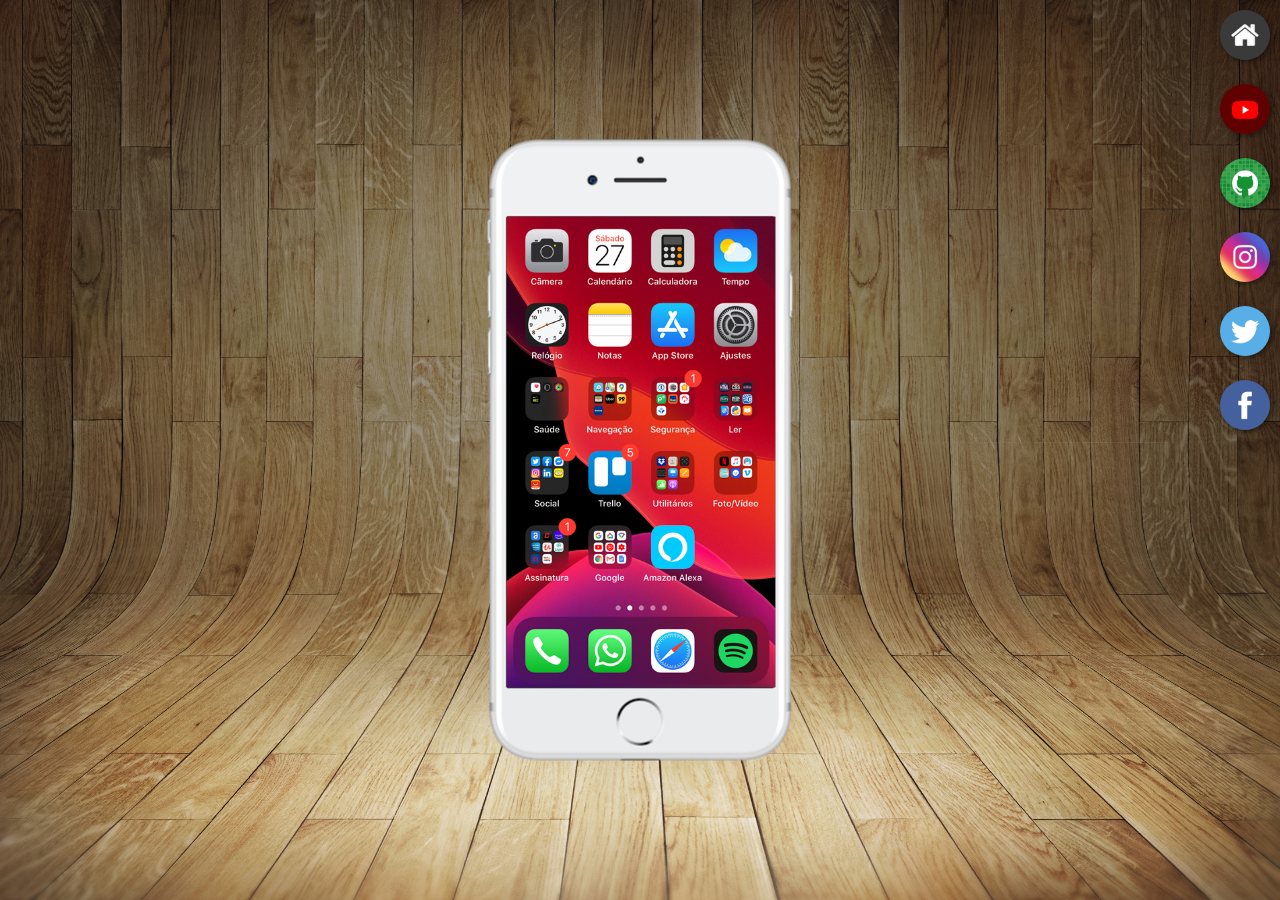
<file: index.html>
<!DOCTYPE html>
<html lang="pt-br">
<head>
    <meta charset="UTF-8">
    <meta name="viewport" content="width=device-width, initial-scale=1.0">
    <link rel="shortcut icon" href="favicon.ico" type="image/x-icon">
    <link rel="stylesheet" href="estilos/style.css">
    <title>Projeto Redes Socias</title>
</head>
<body>
    <main>
        <section id="telefone">
            <iframe src="home.html" frameborder="0" name="tela" id="tela"></iframe>
        </section>

        <section id="redes-sociais">
            <a href="home.html" target="tela"> <img src="imagens/logo-home.jpg" alt="home"> </a> <br>
           
            <a href="youtube.html" target="tela"> <img src="imagens/logo-youtube.jpg" alt="youtube"> </a><br>
     
            <a href="github.html" target="tela"> <img src="imagens/logo-github.jpg" alt="github"> </a><br>
           
            <a href="instagram.html" target="tela"> <img src="imagens/logo-instagram.jpg" alt="Instagram"> </a><br>
           
            <a href="twitter.html" target="tela"> <img src="imagens/logo-twitter.jpg" alt="Twitter"> </a><br>
           
            <a href="facebook.html" target="tela"> <img src="imagens/logo-facebook.jpg" alt="Facebook"> </a>
       
        </section>
    </main>
    
</body>
</html>
</file>
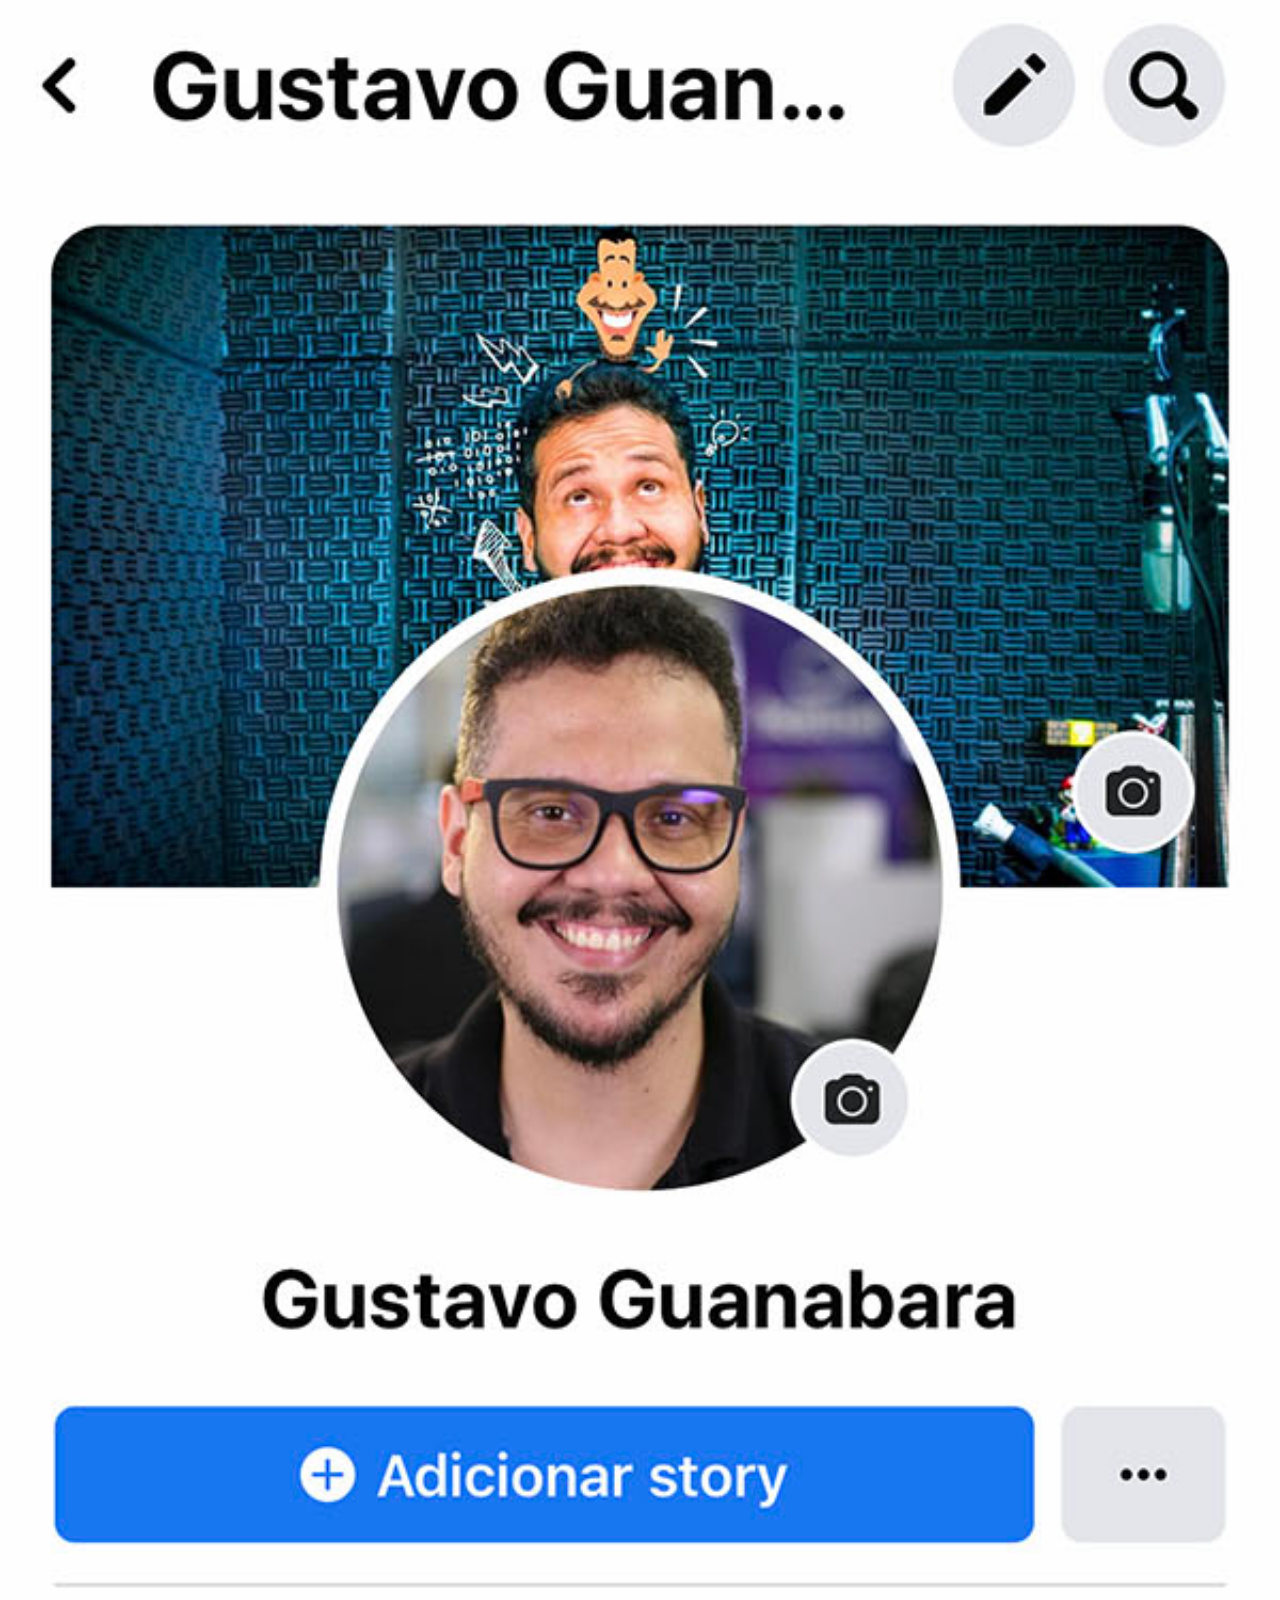
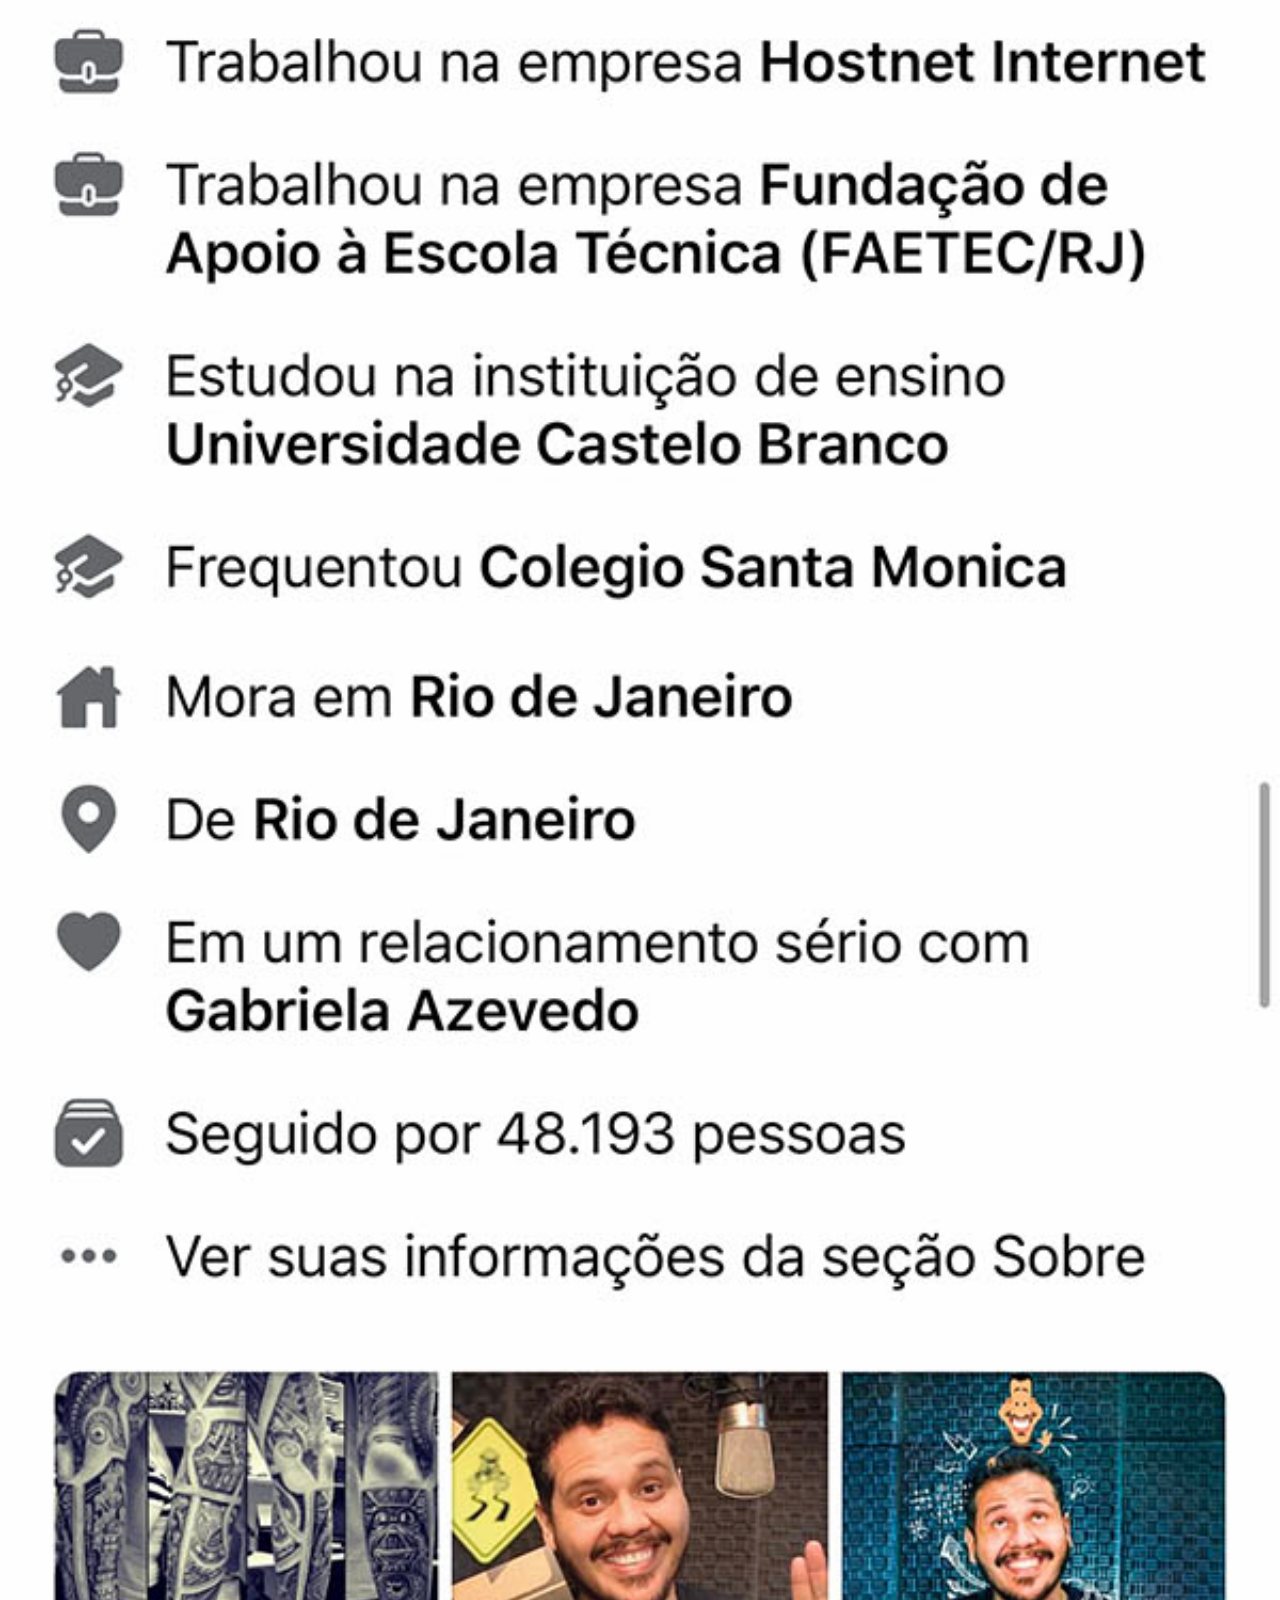
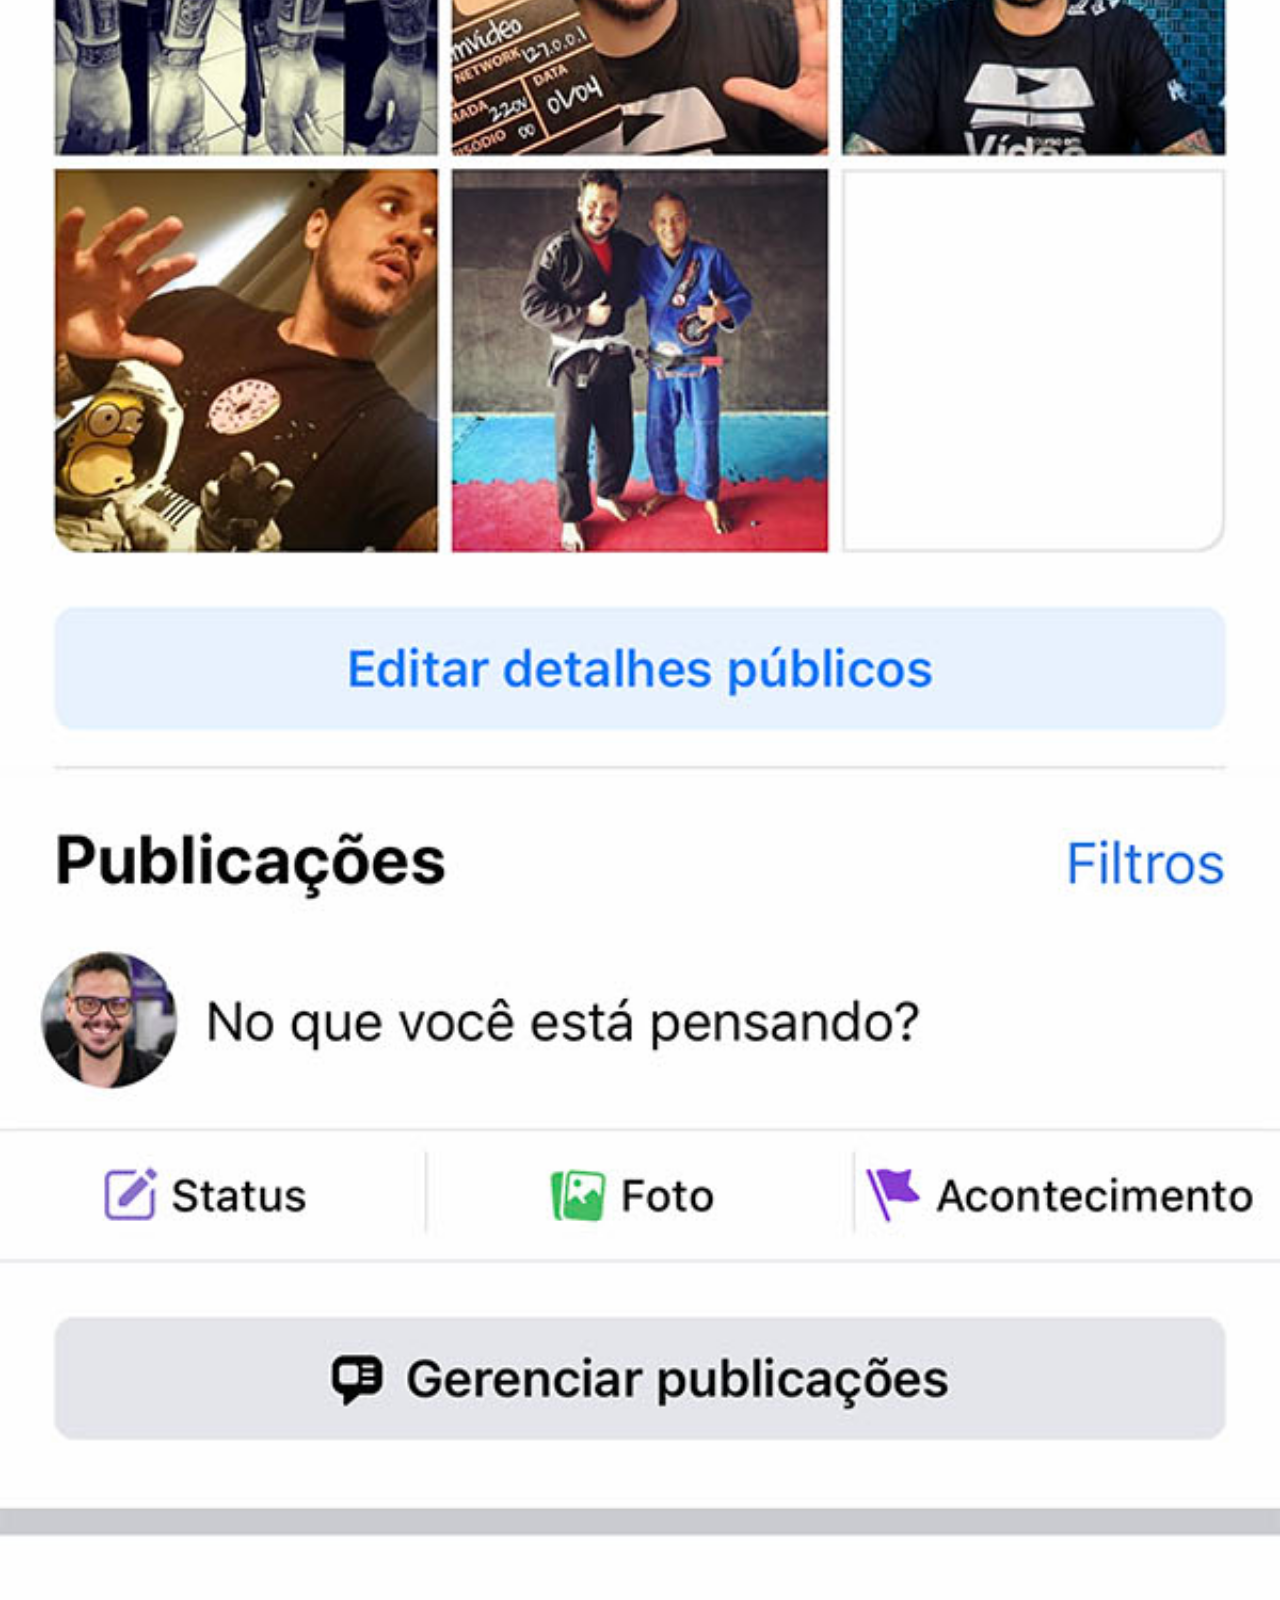
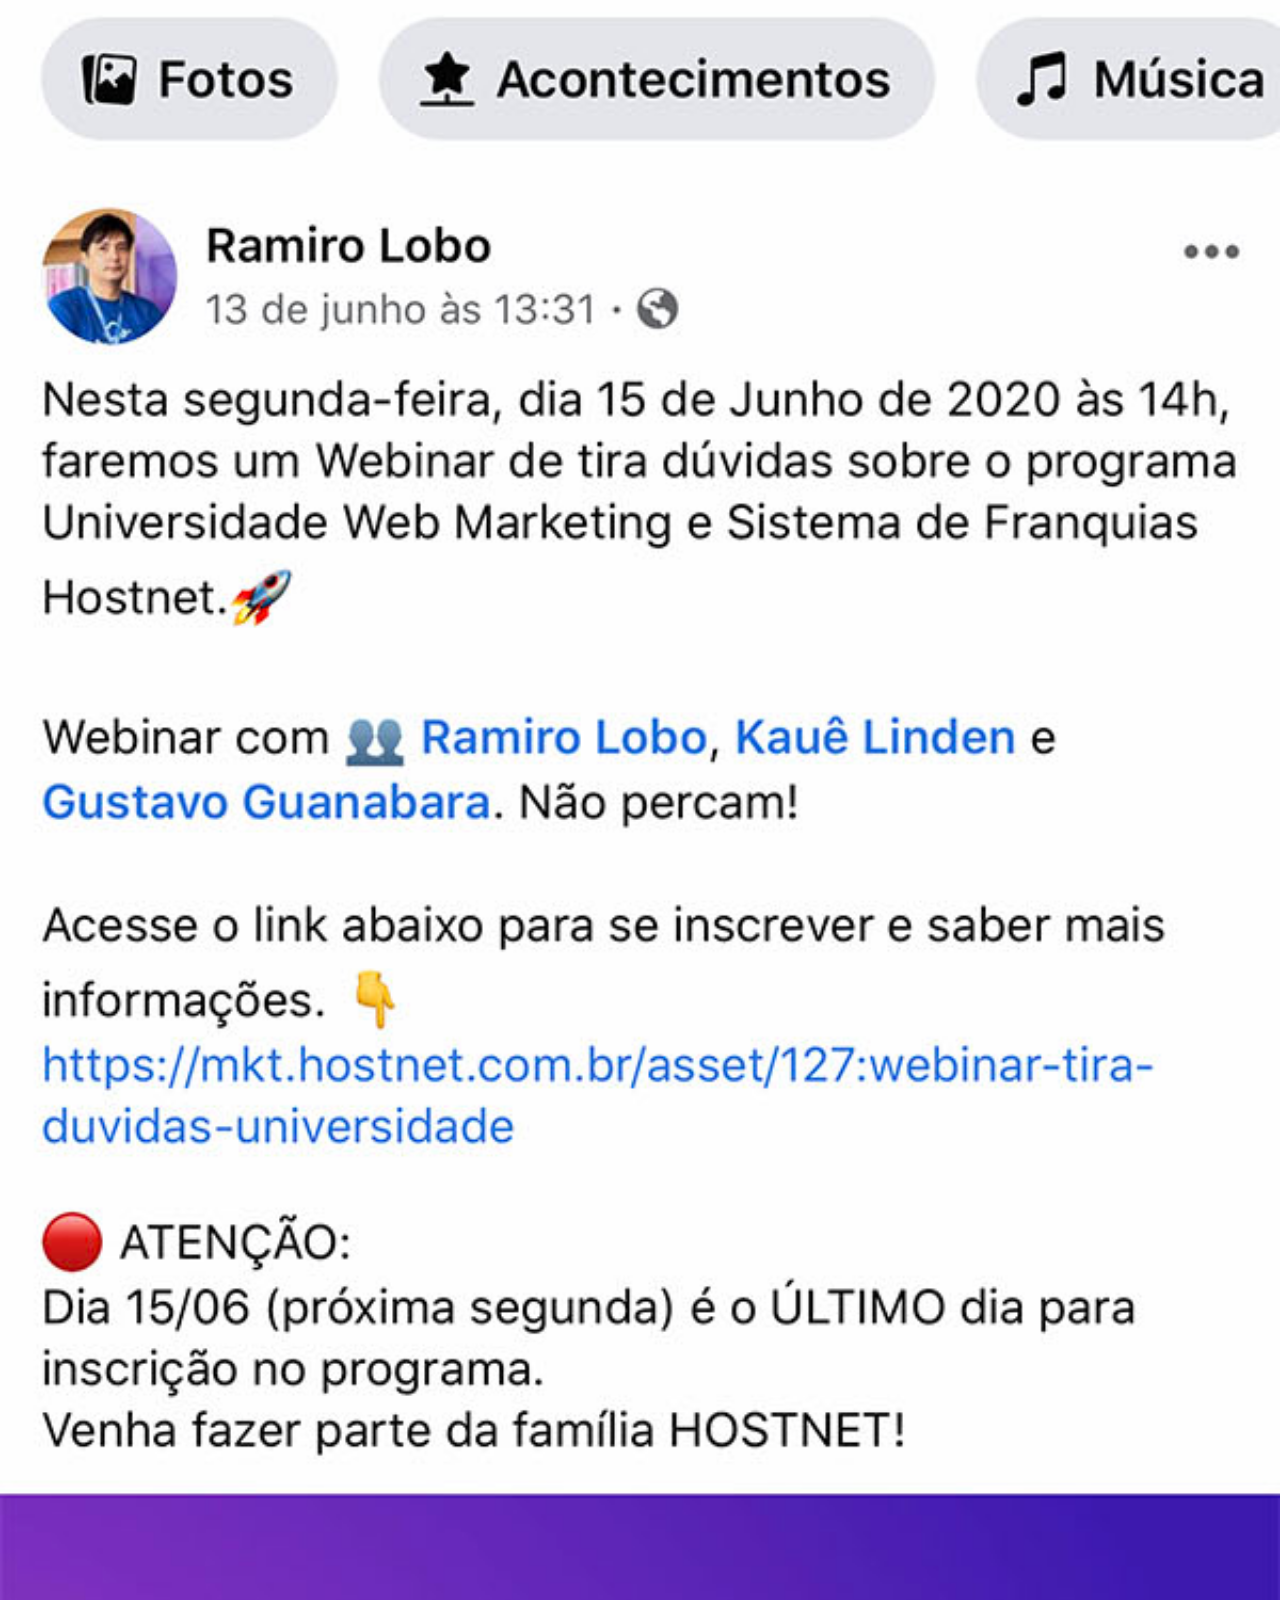
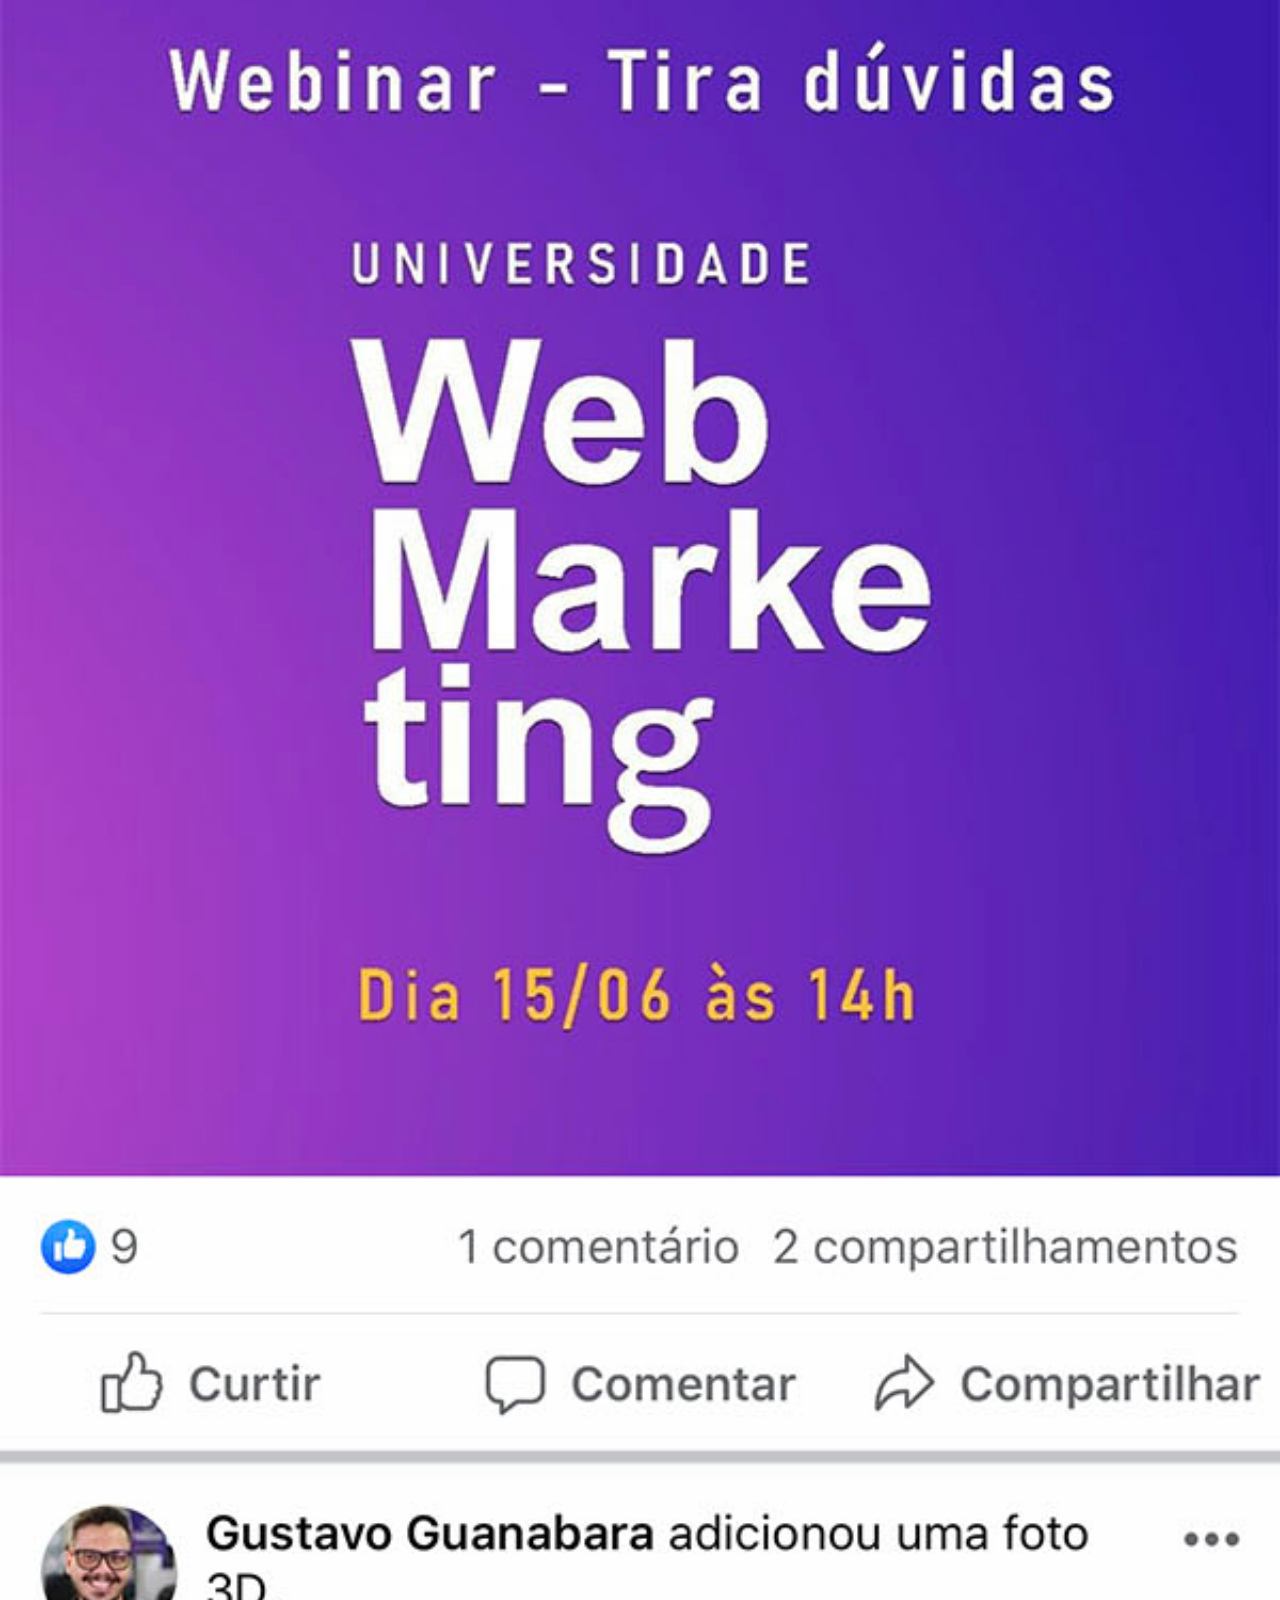
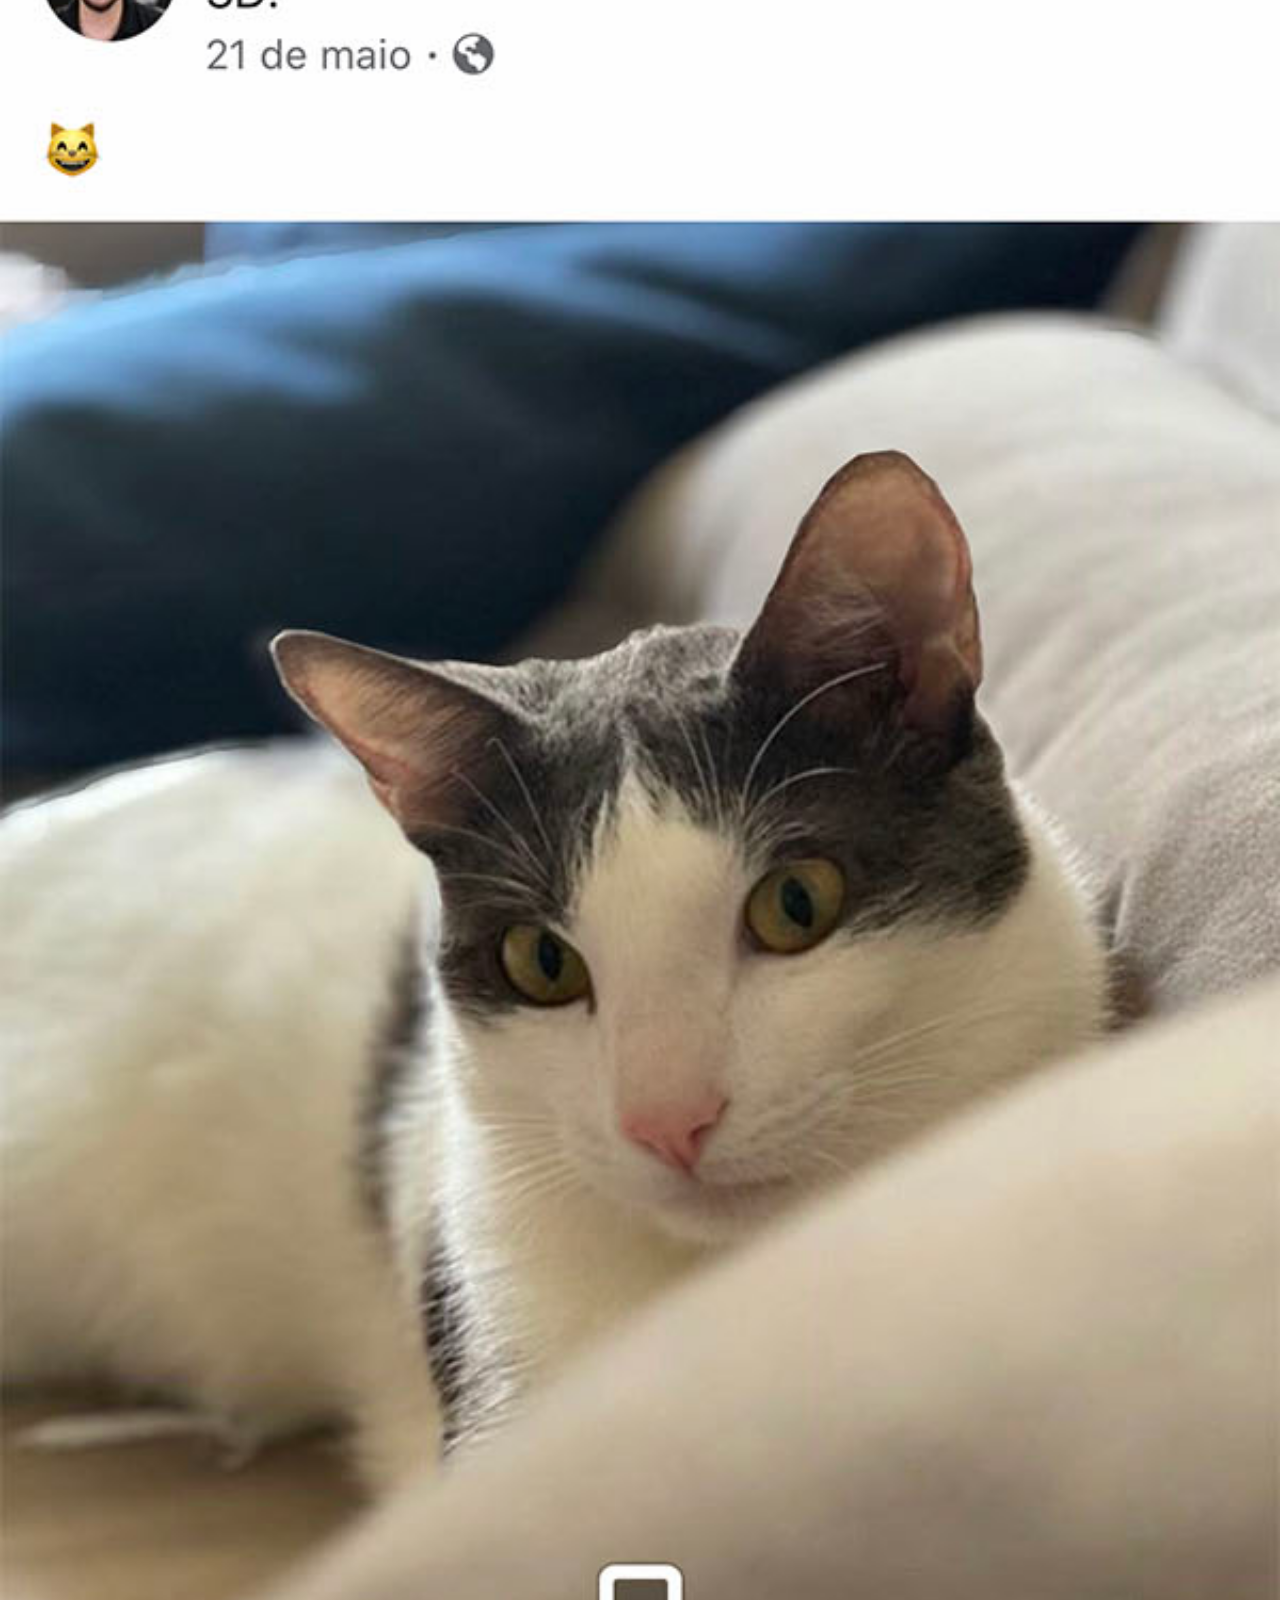
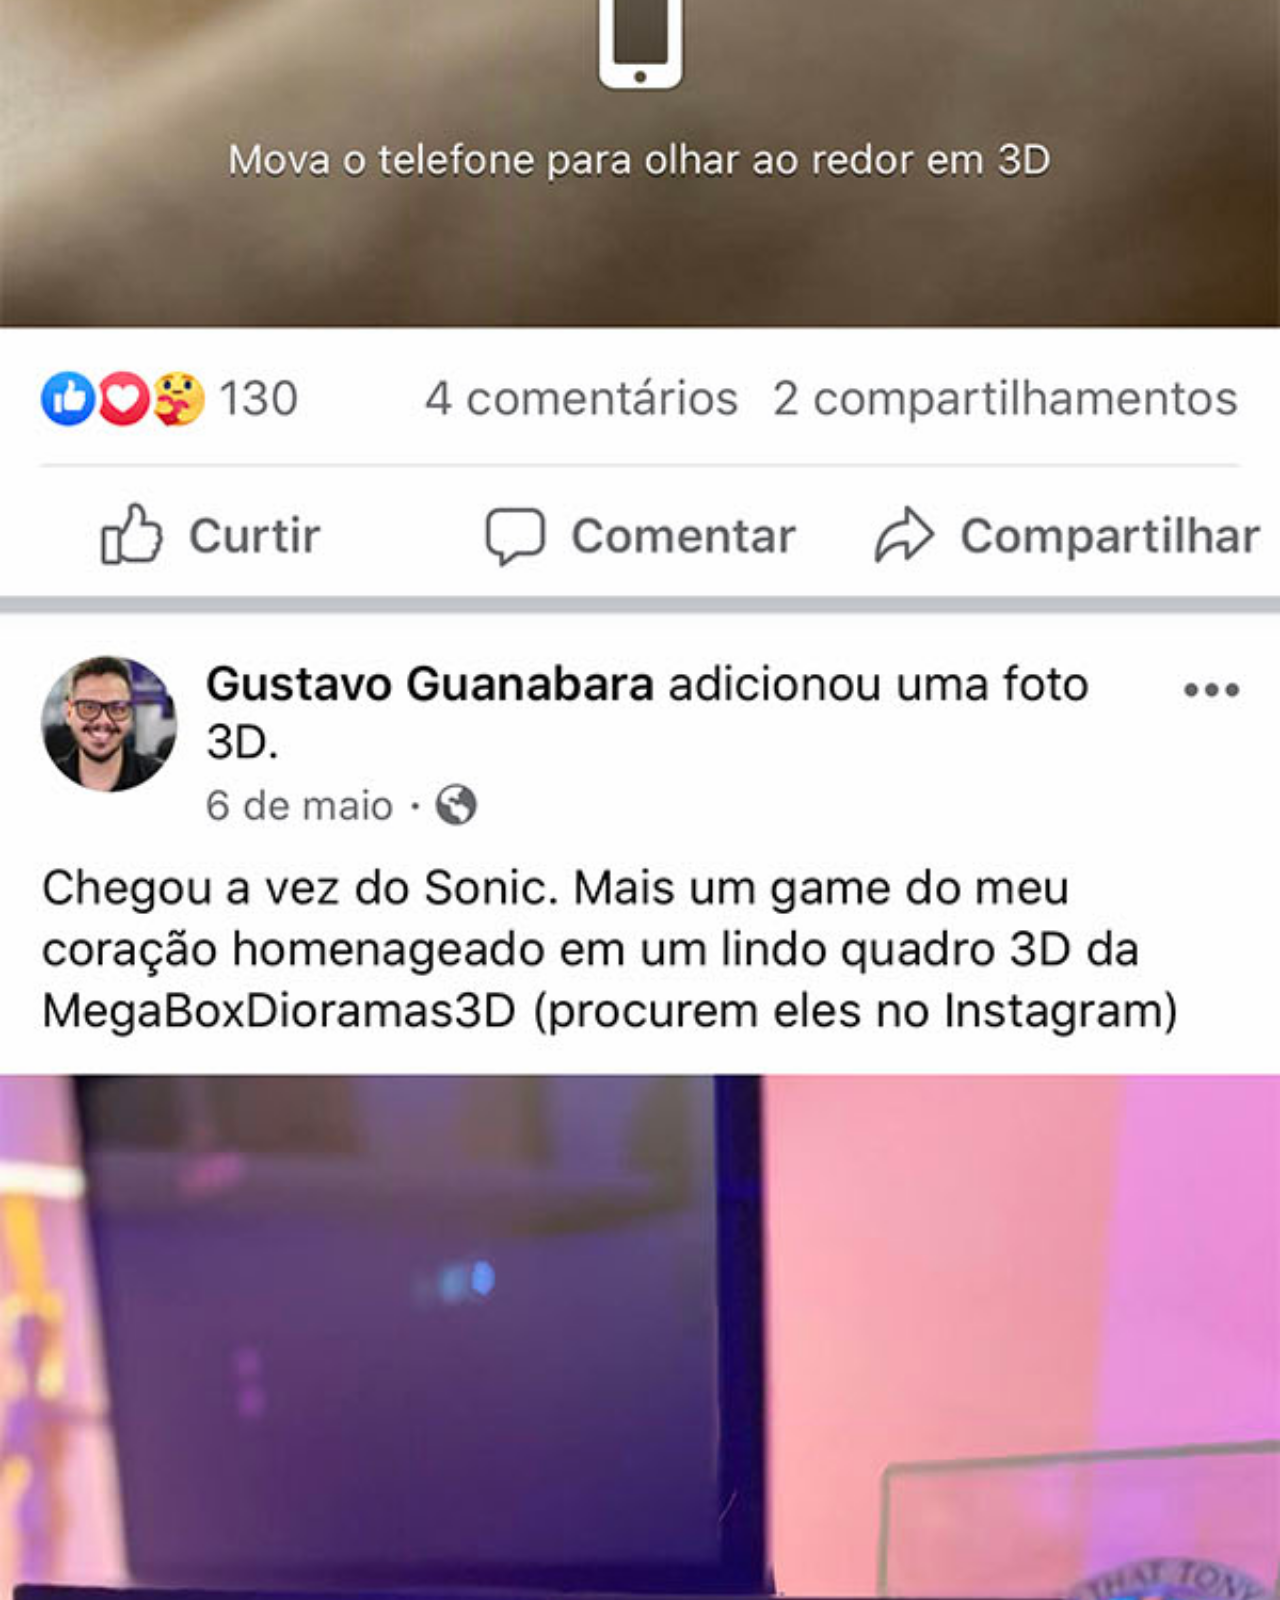
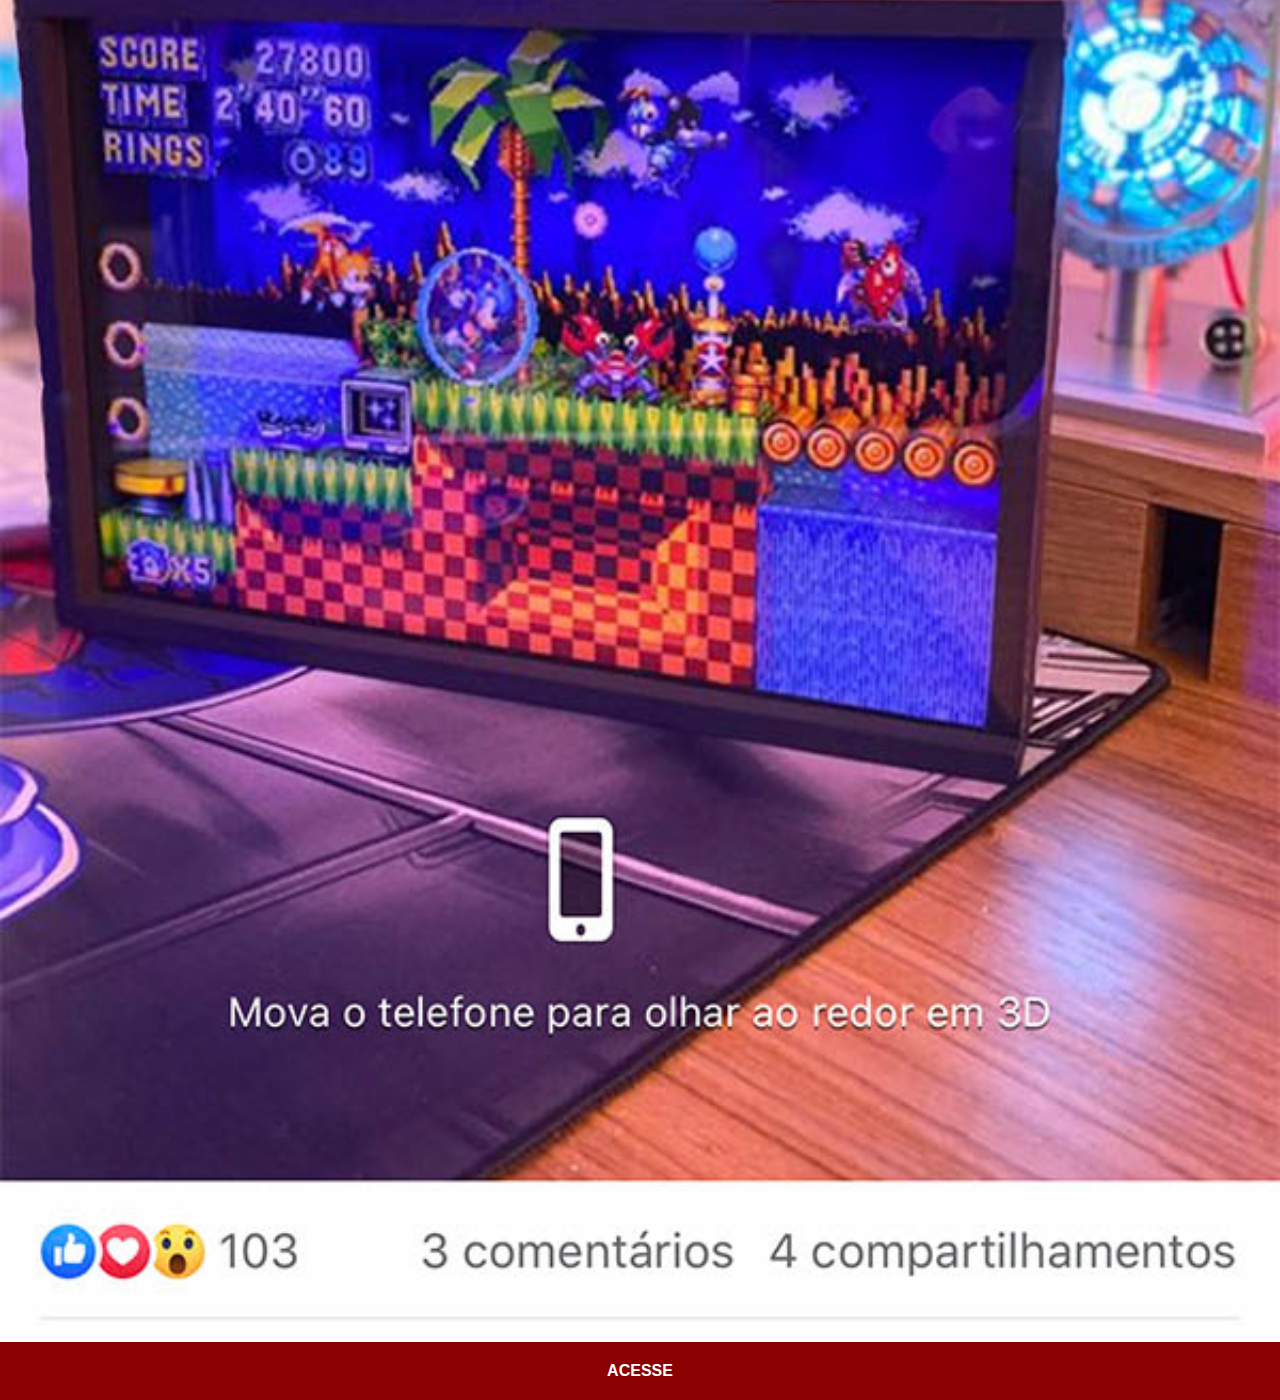
<file: facebook.html>
<!DOCTYPE html>
<html lang="pt-br">
<head>
    <meta charset="UTF-8">
    <meta name="viewport" content="width=device-width, initial-scale=1.0">
    <title>Facebook</title>
    <link rel="stylesheet" href="estilos/social.css">
</head>
<body>
    <img src="imagens/tela-facebook.jpg" alt="Facebook">
    <a href="https://www.facebook.com/gustavoguanabara" target="_blank">ACESSE</a>
</body>
</html>
</file>
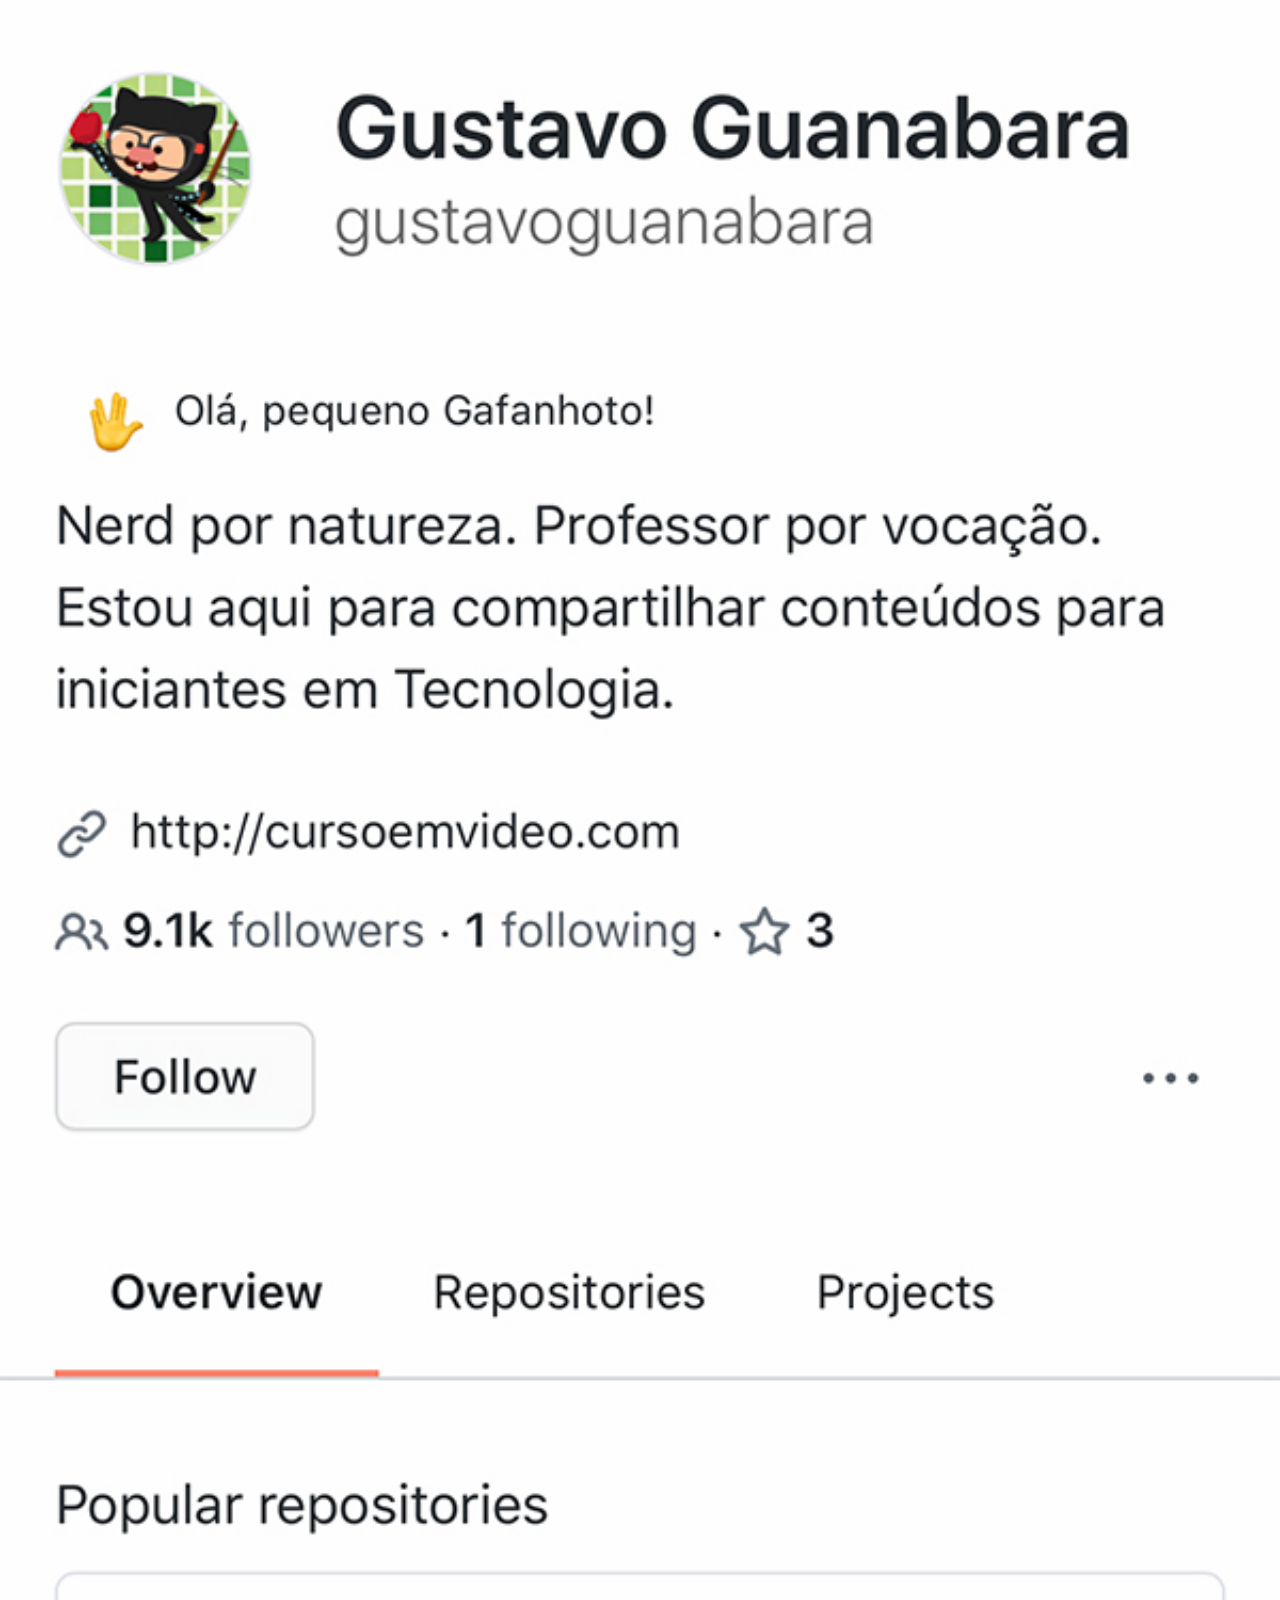
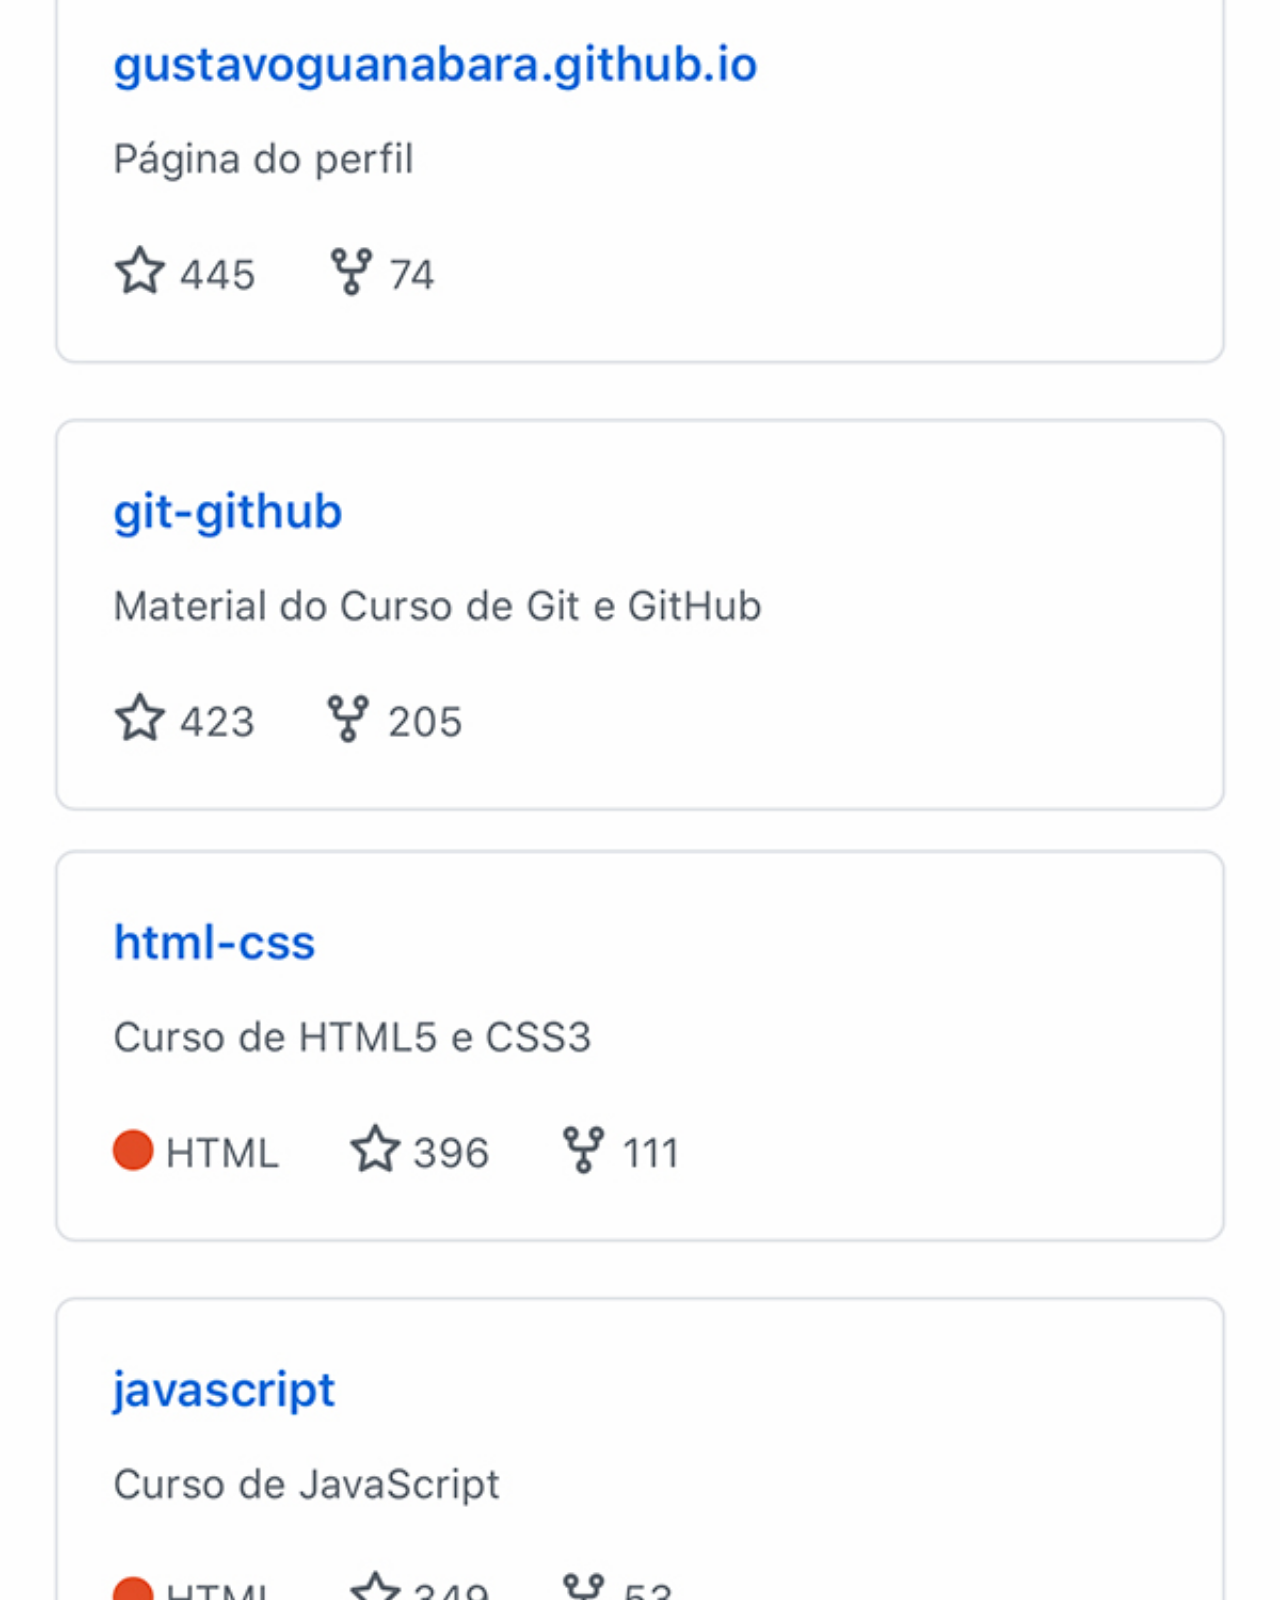
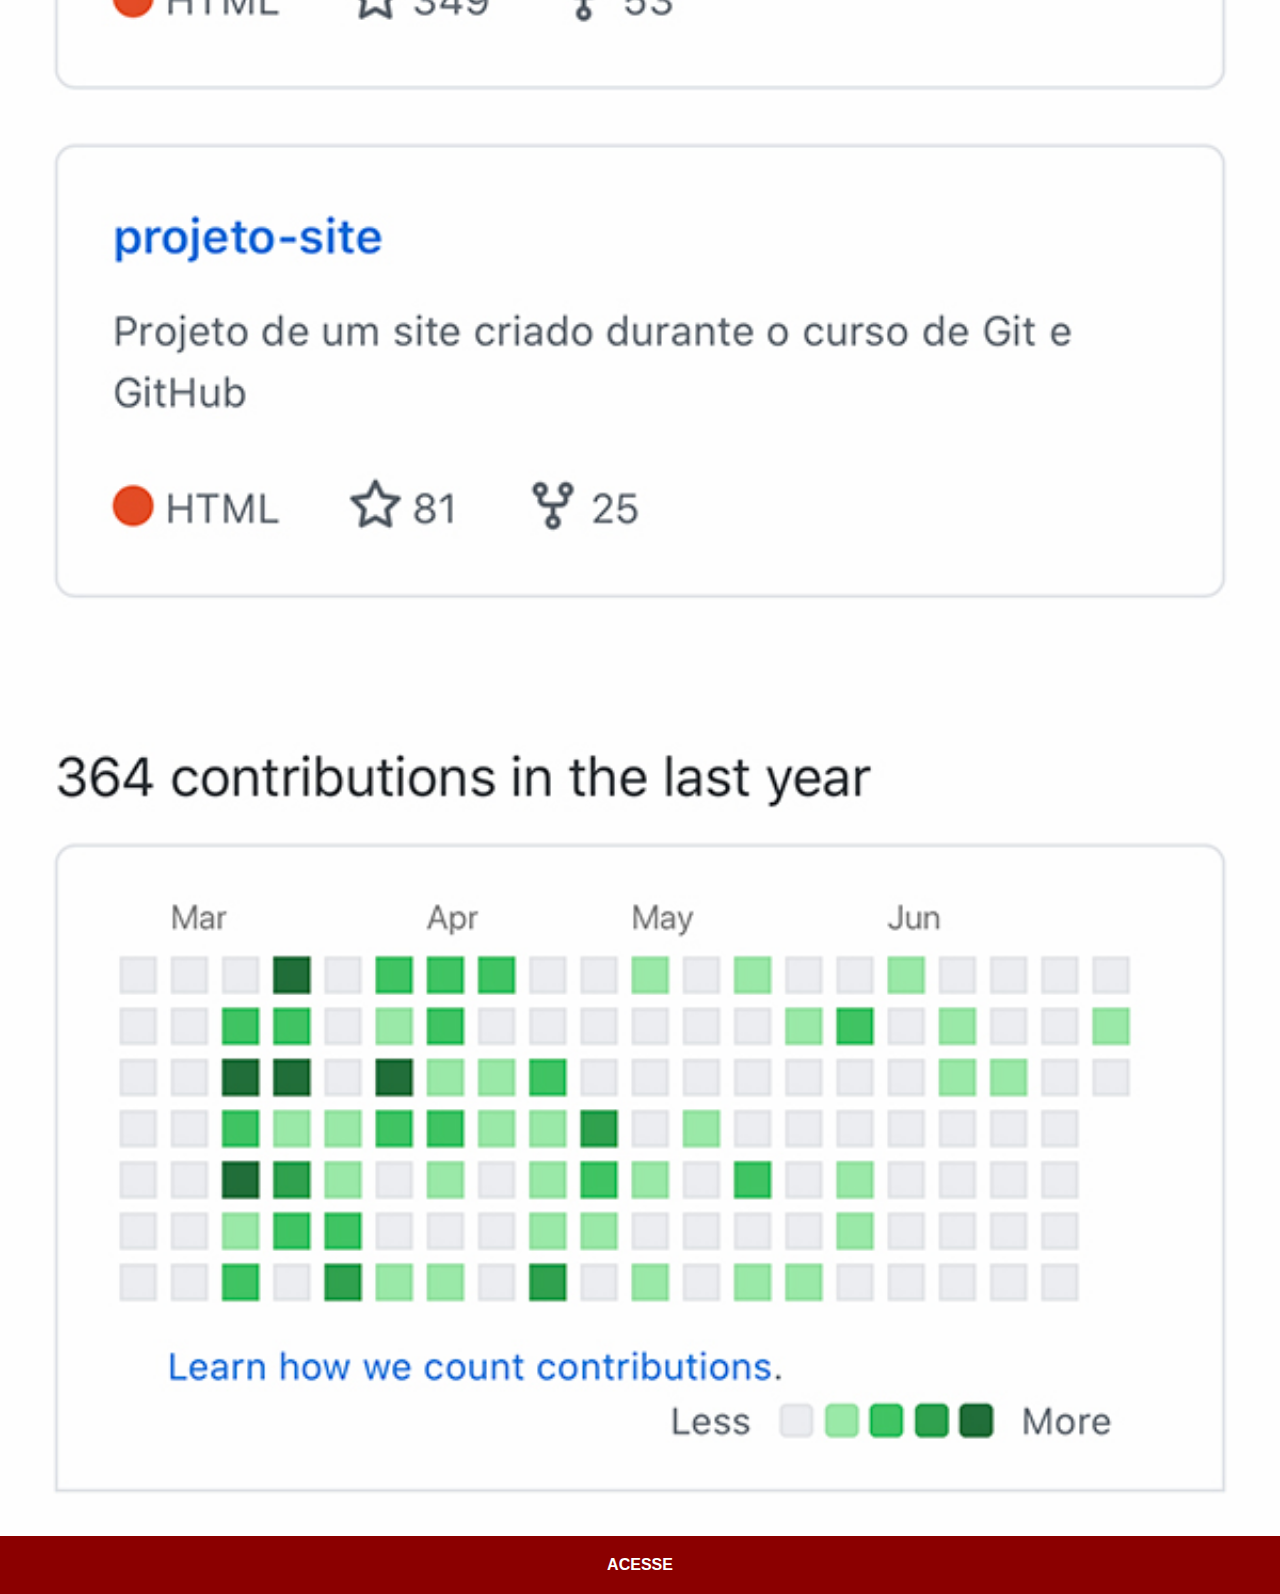
<file: github.html>
<!DOCTYPE html>
<html lang="pt-br">
<head>
    <meta charset="UTF-8">
    <meta name="viewport" content="width=device-width, initial-scale=1.0">
    <title>GitHub</title>
    <link rel="stylesheet" href="estilos/social.css">
</head>
<body>
    <img src="imagens/tela-github.jpg" alt="GitHub">
    <a href="https://gustavoguanabara.github.io" target="_blank">ACESSE</a>
</body>
</html>
</file>
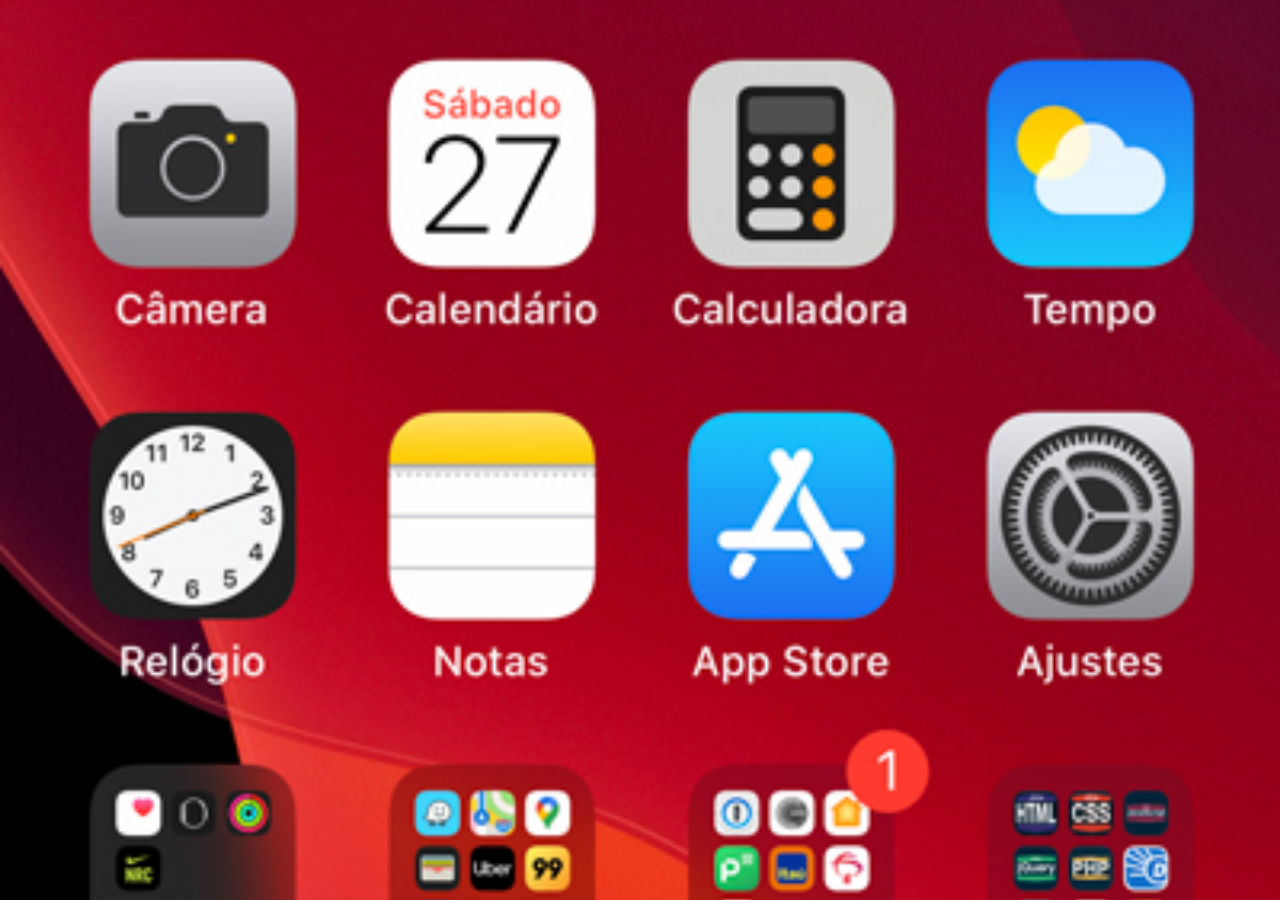
<file: home.html>
<!DOCTYPE html>
<html lang="pt-br">
<head>
    <meta charset="UTF-8">
    <meta name="viewport" content="width=device-width, initial-scale=1.0">
    <title>home</title>
    <style>
        * {
            margin: 0px;
            padding: 0px;
        }

        body {
            width: 100vw;
            height: 100vh;
            background: black url('imagens/tela-home.jpg') no-repeat top center;
            background-size: cover;
           }
    </style>
</head>
<body>
    
</body>
</html>
</file>
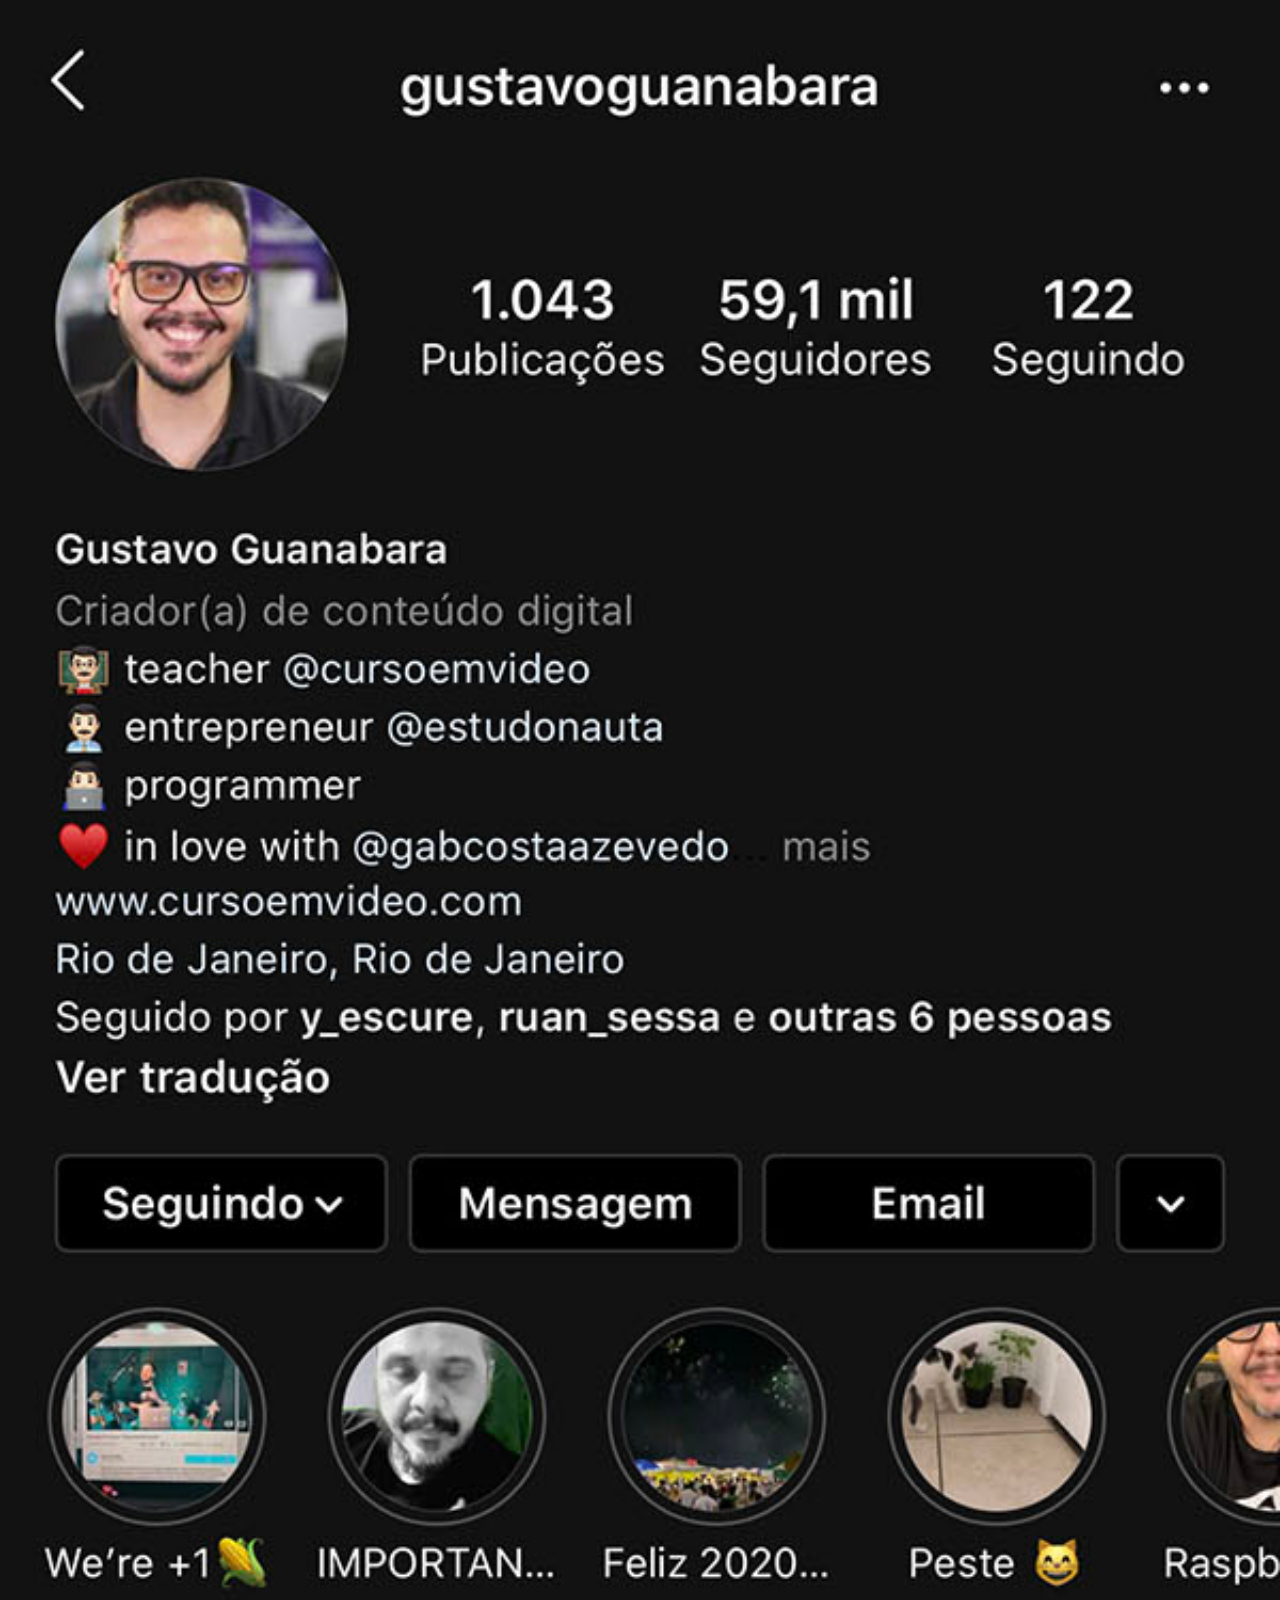
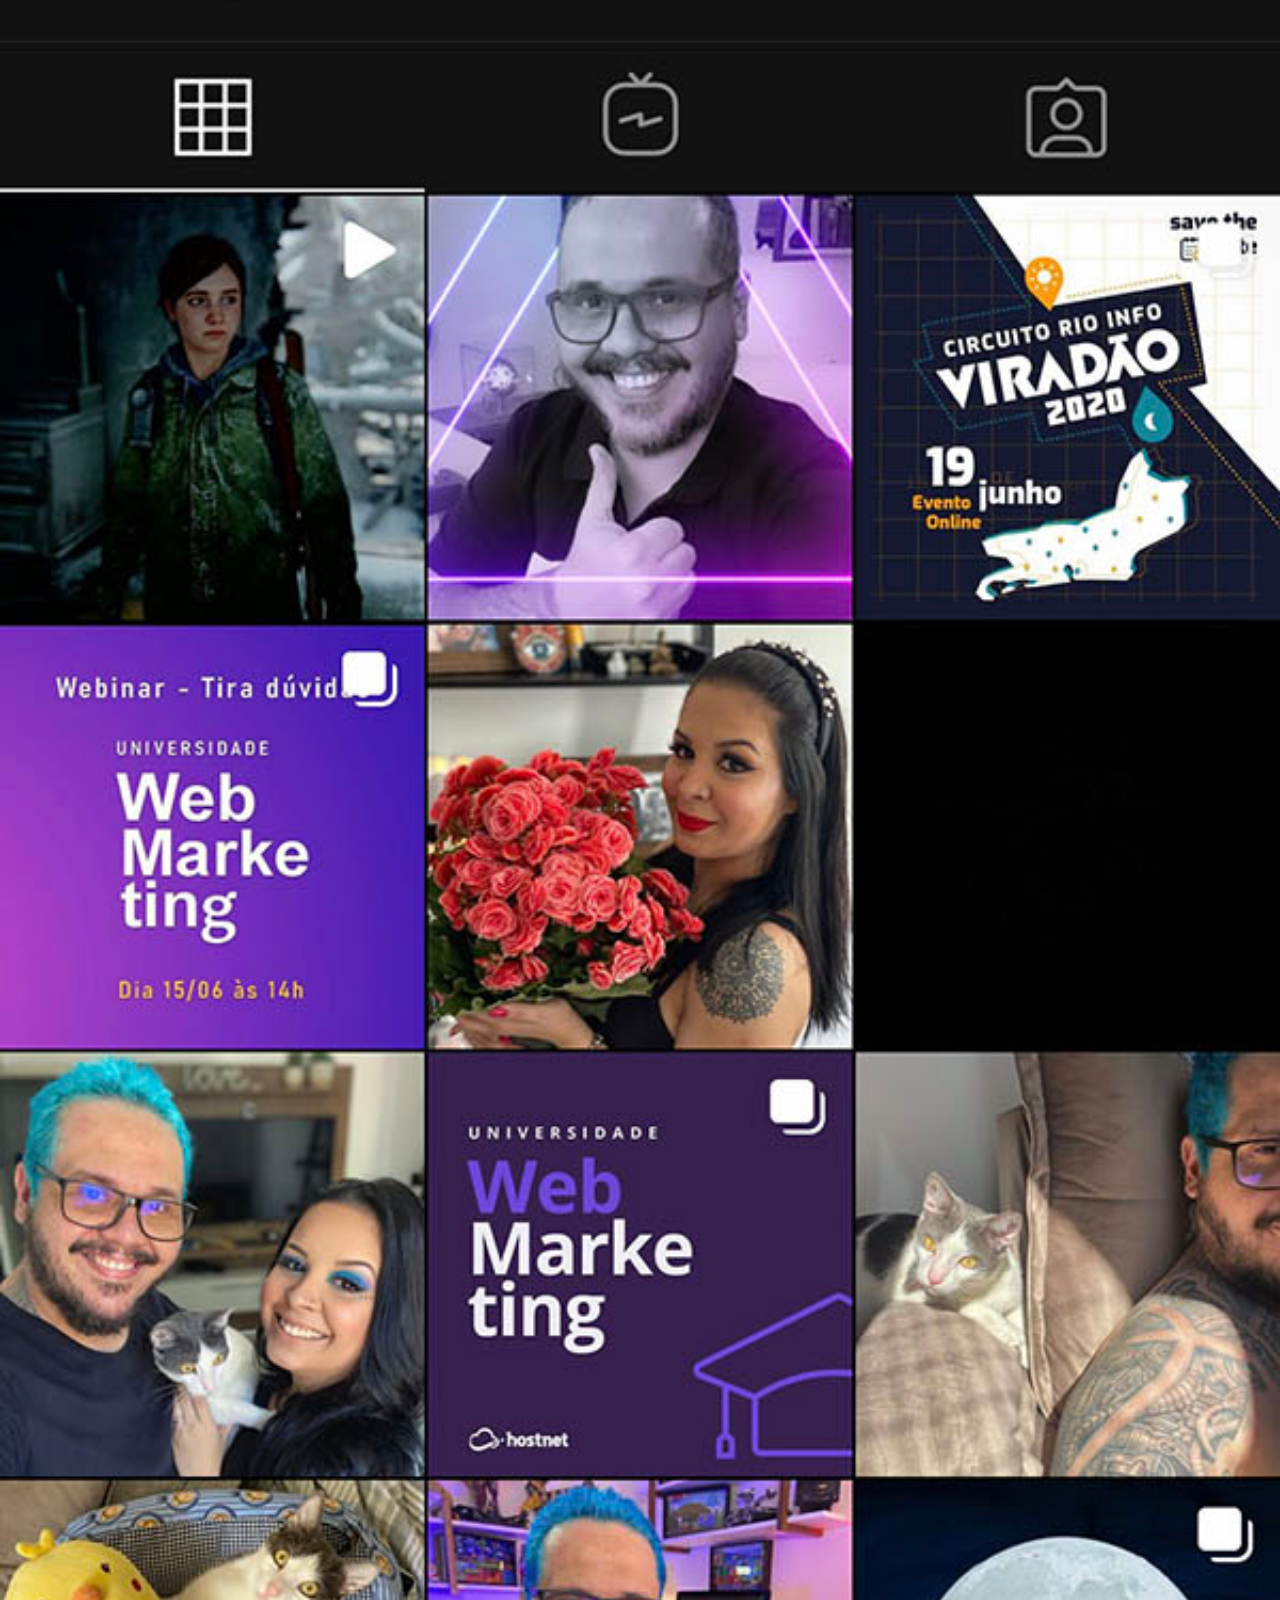
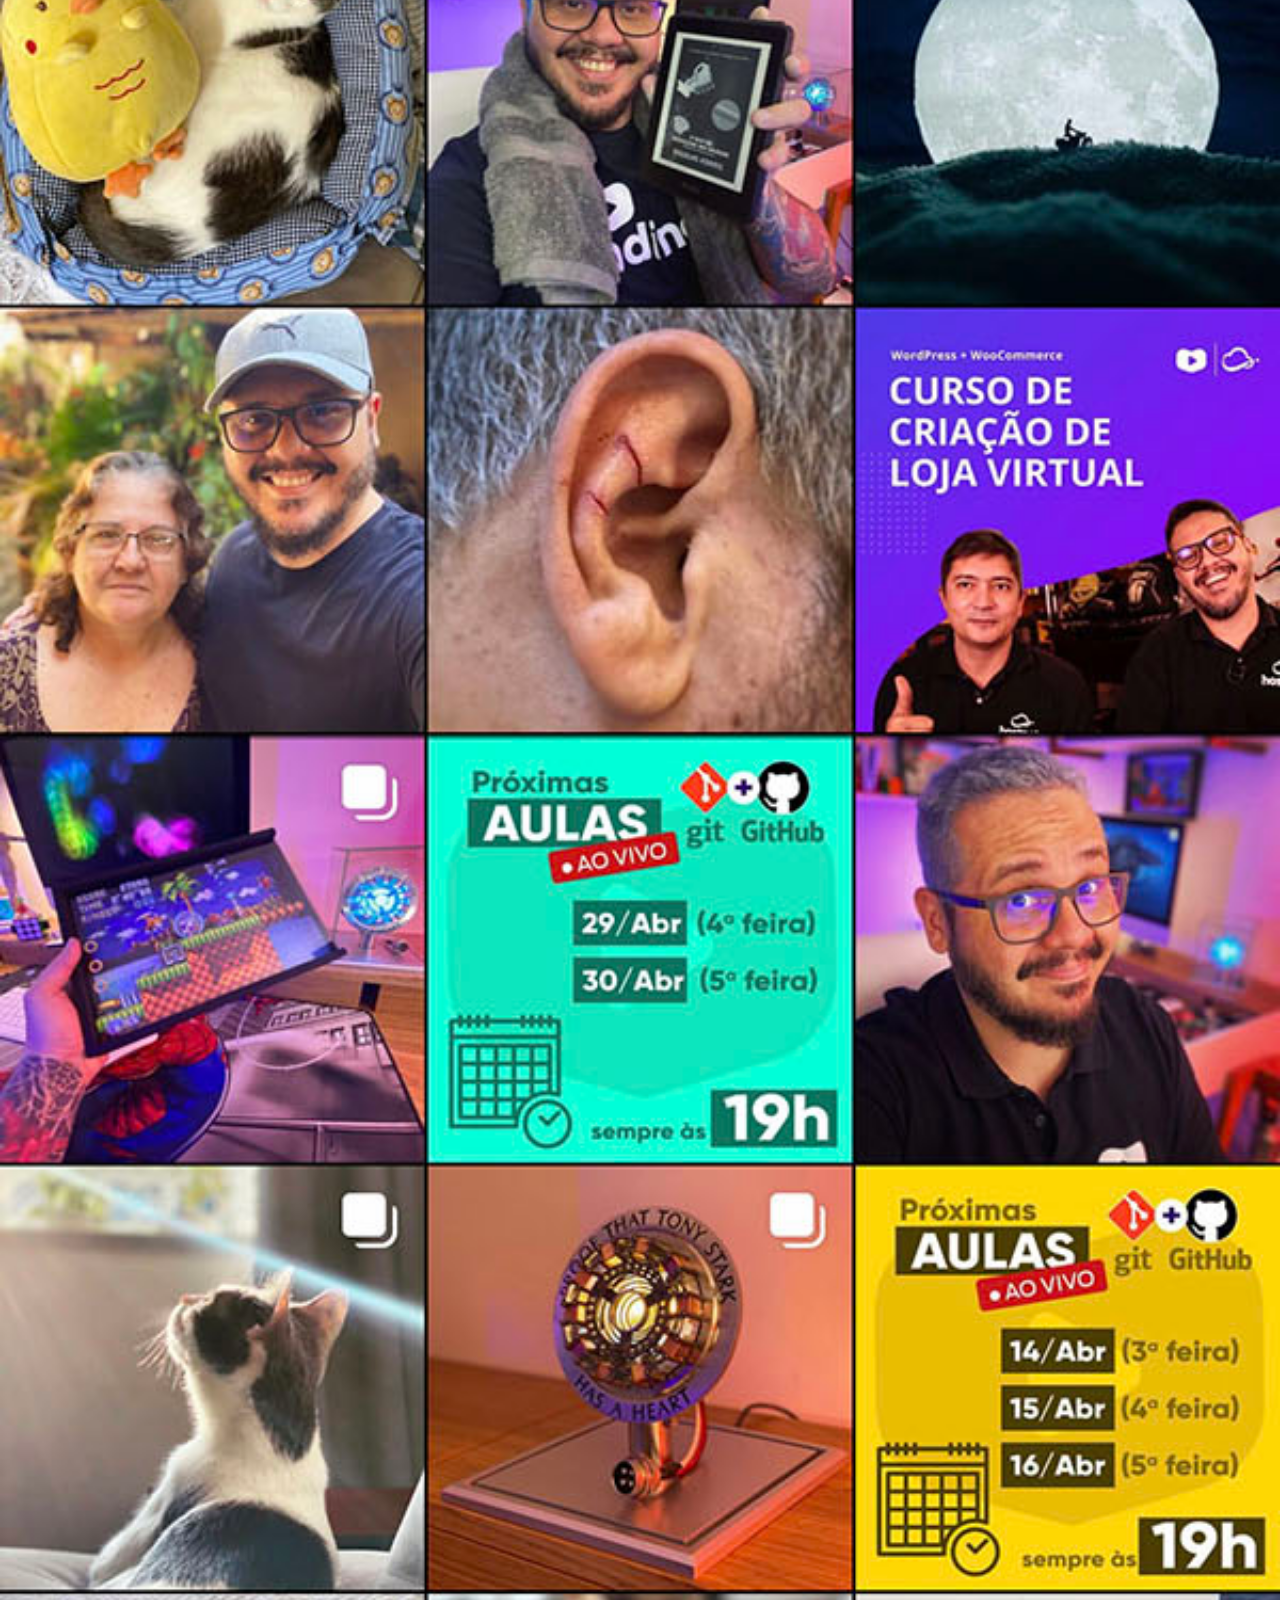
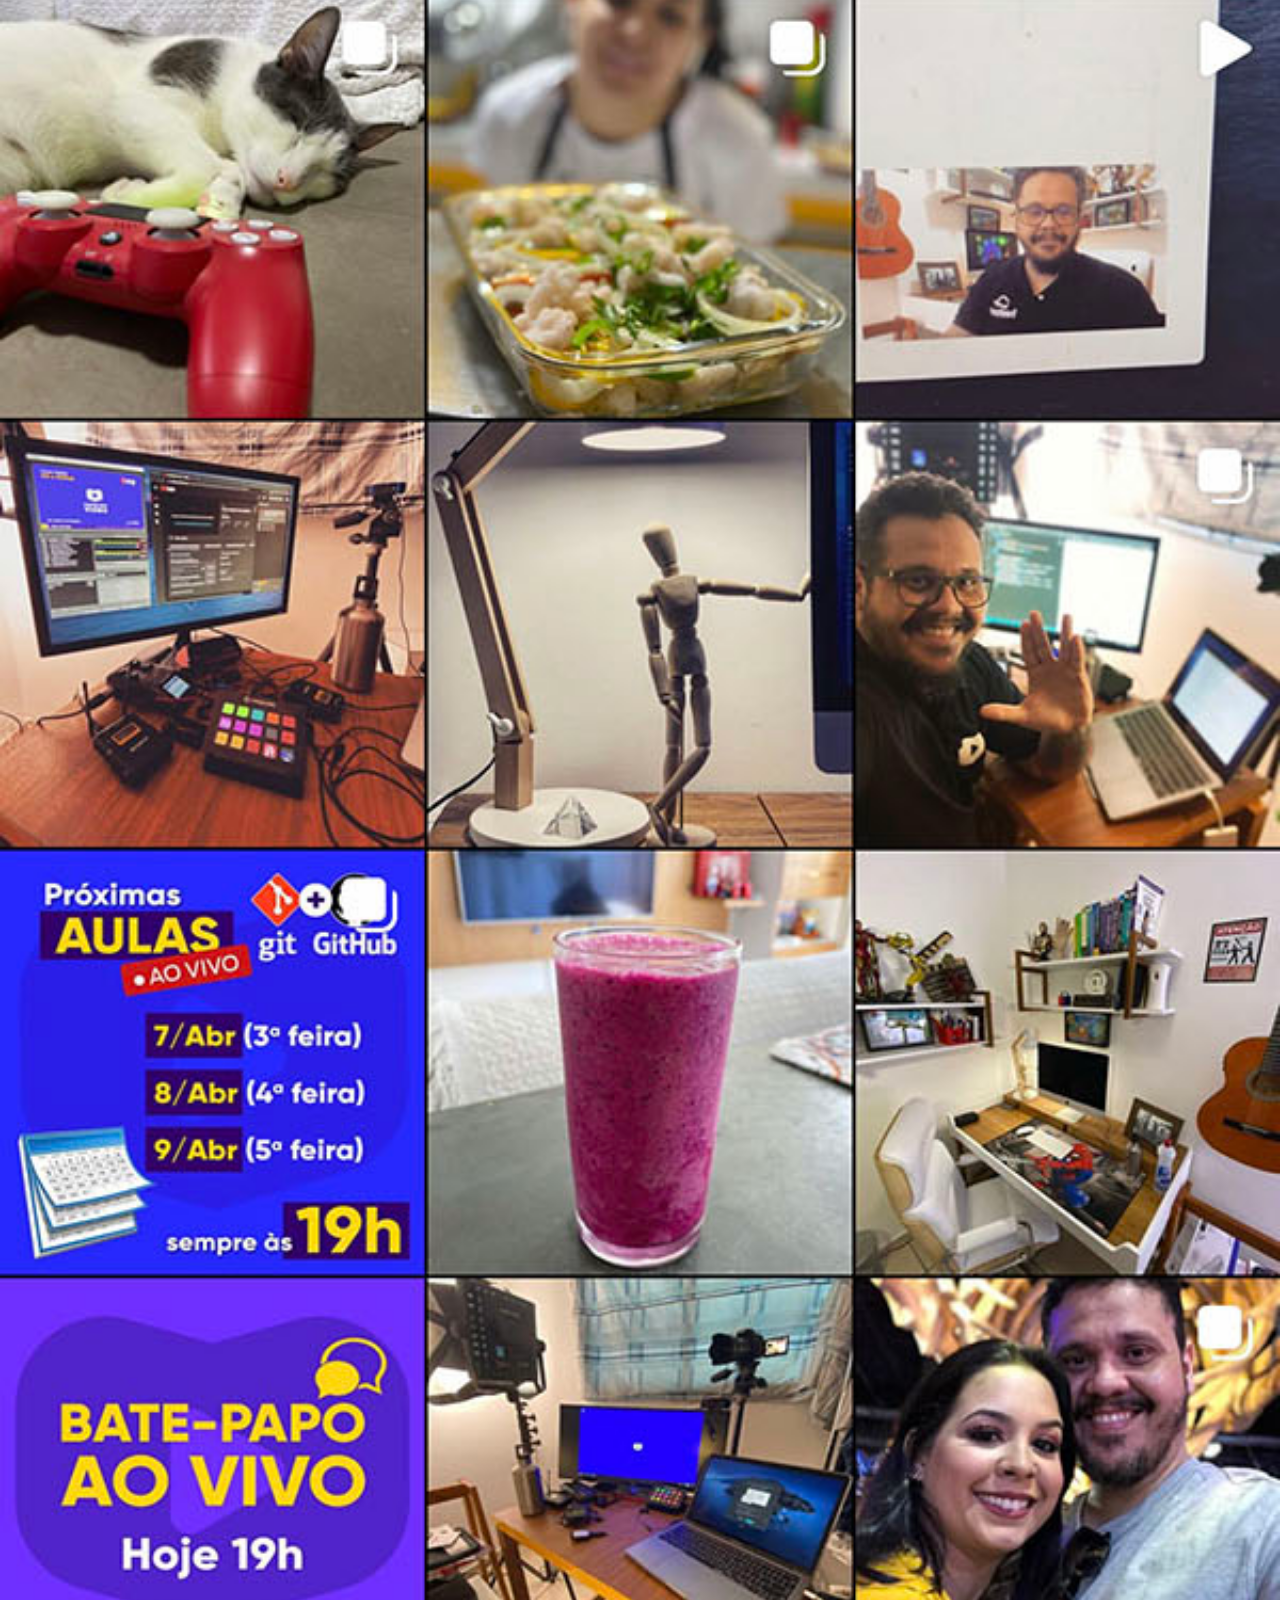
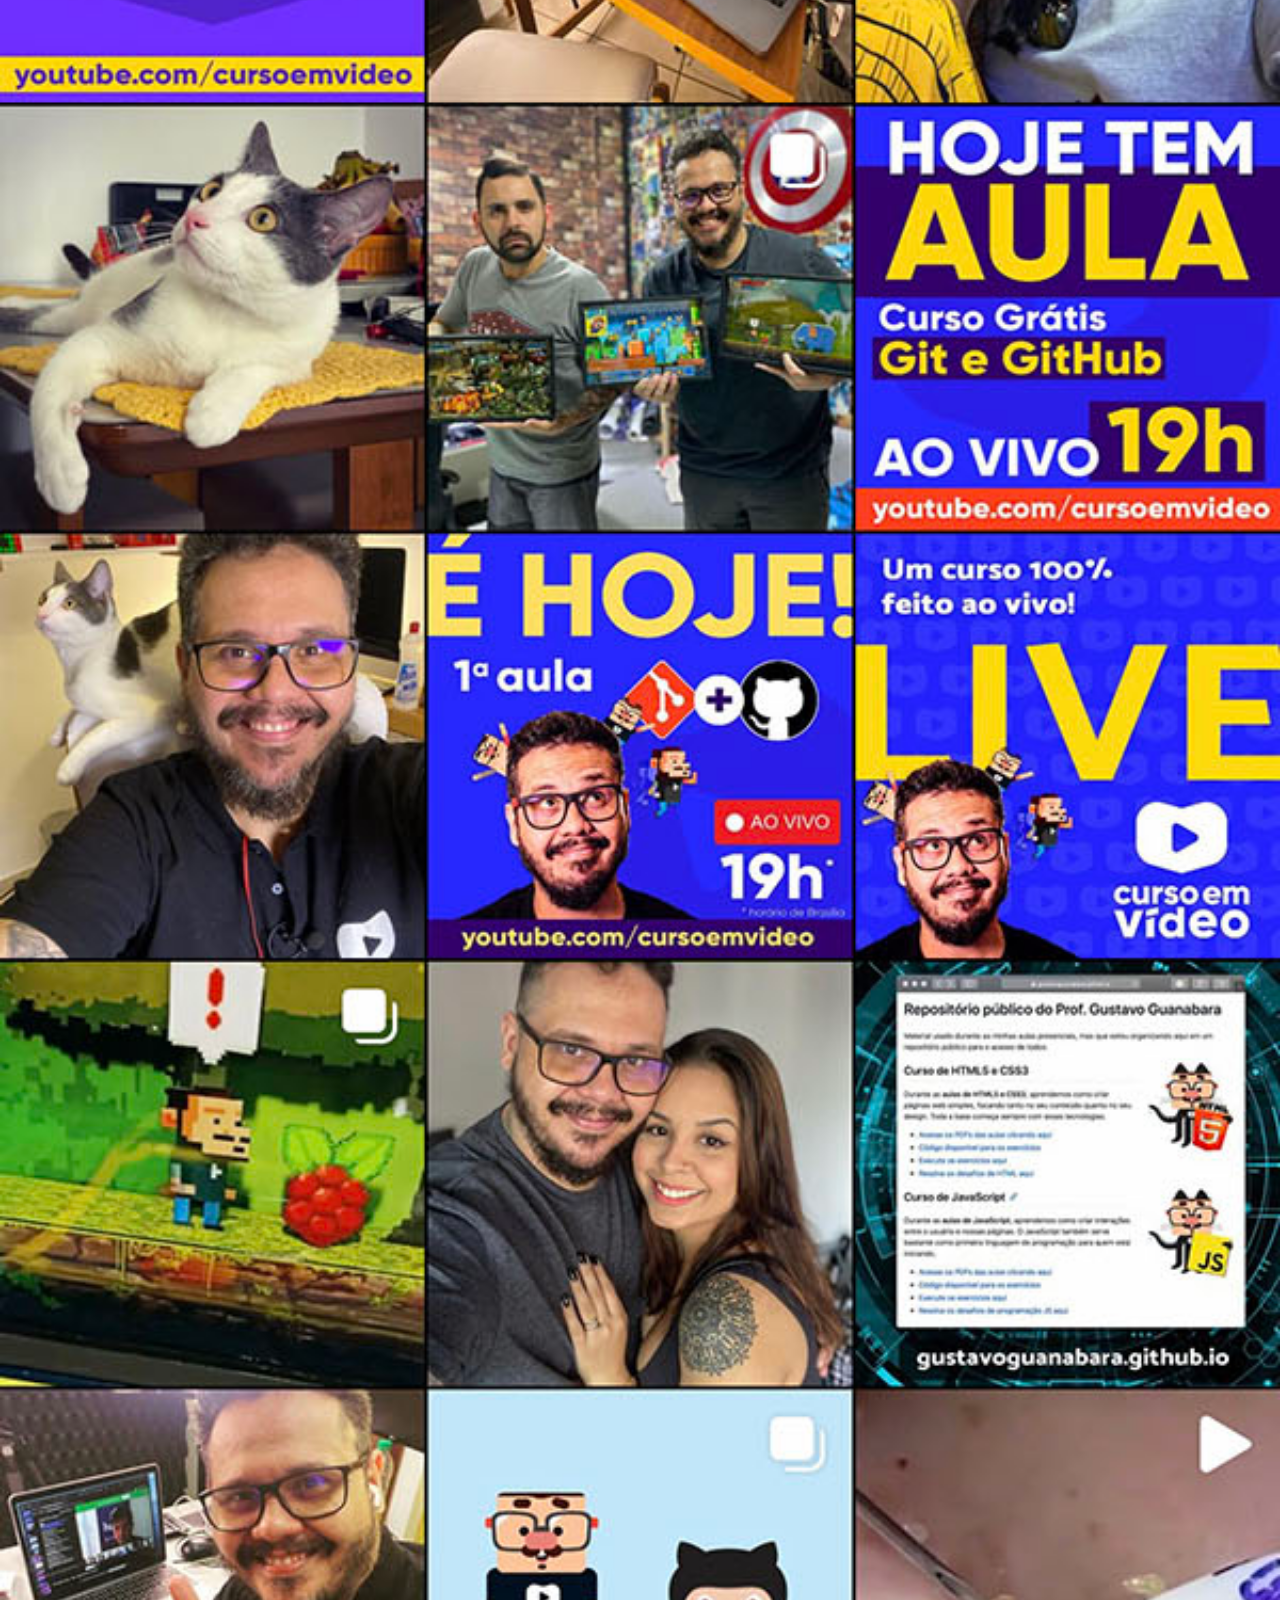
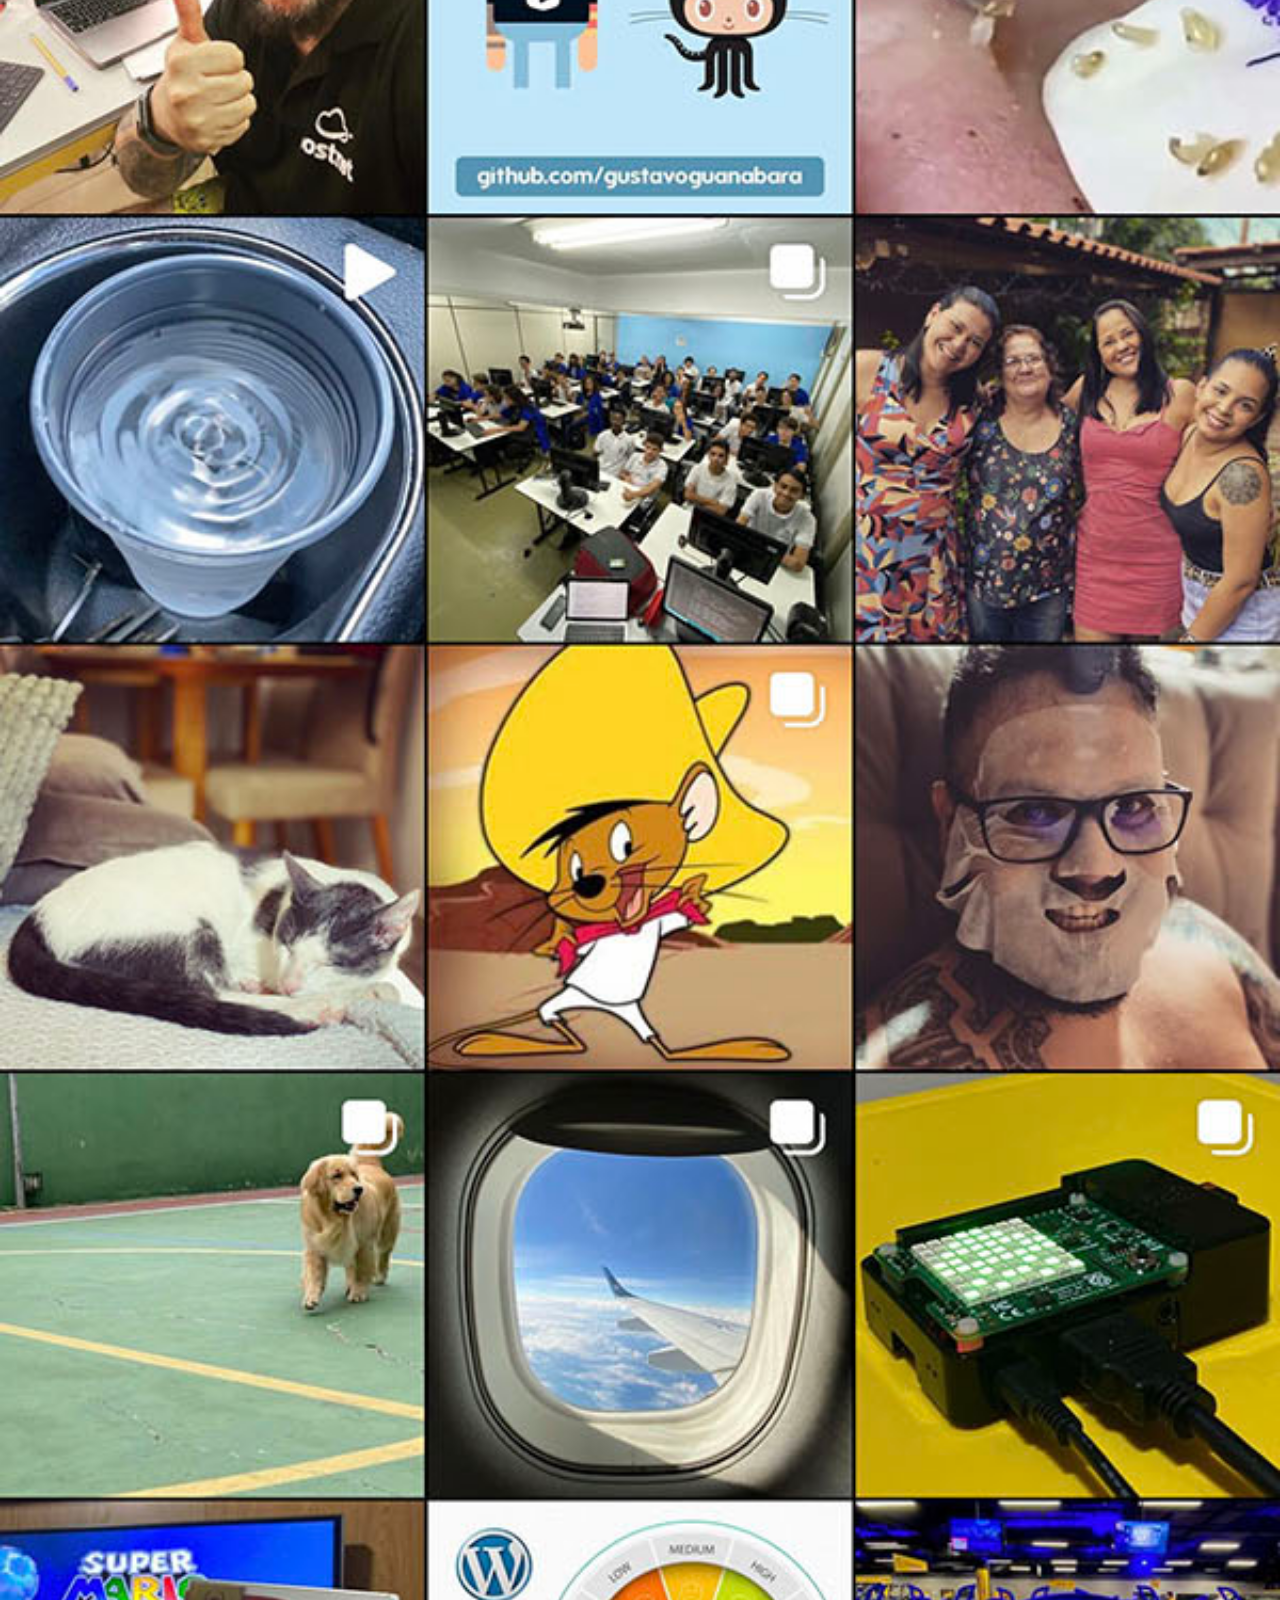
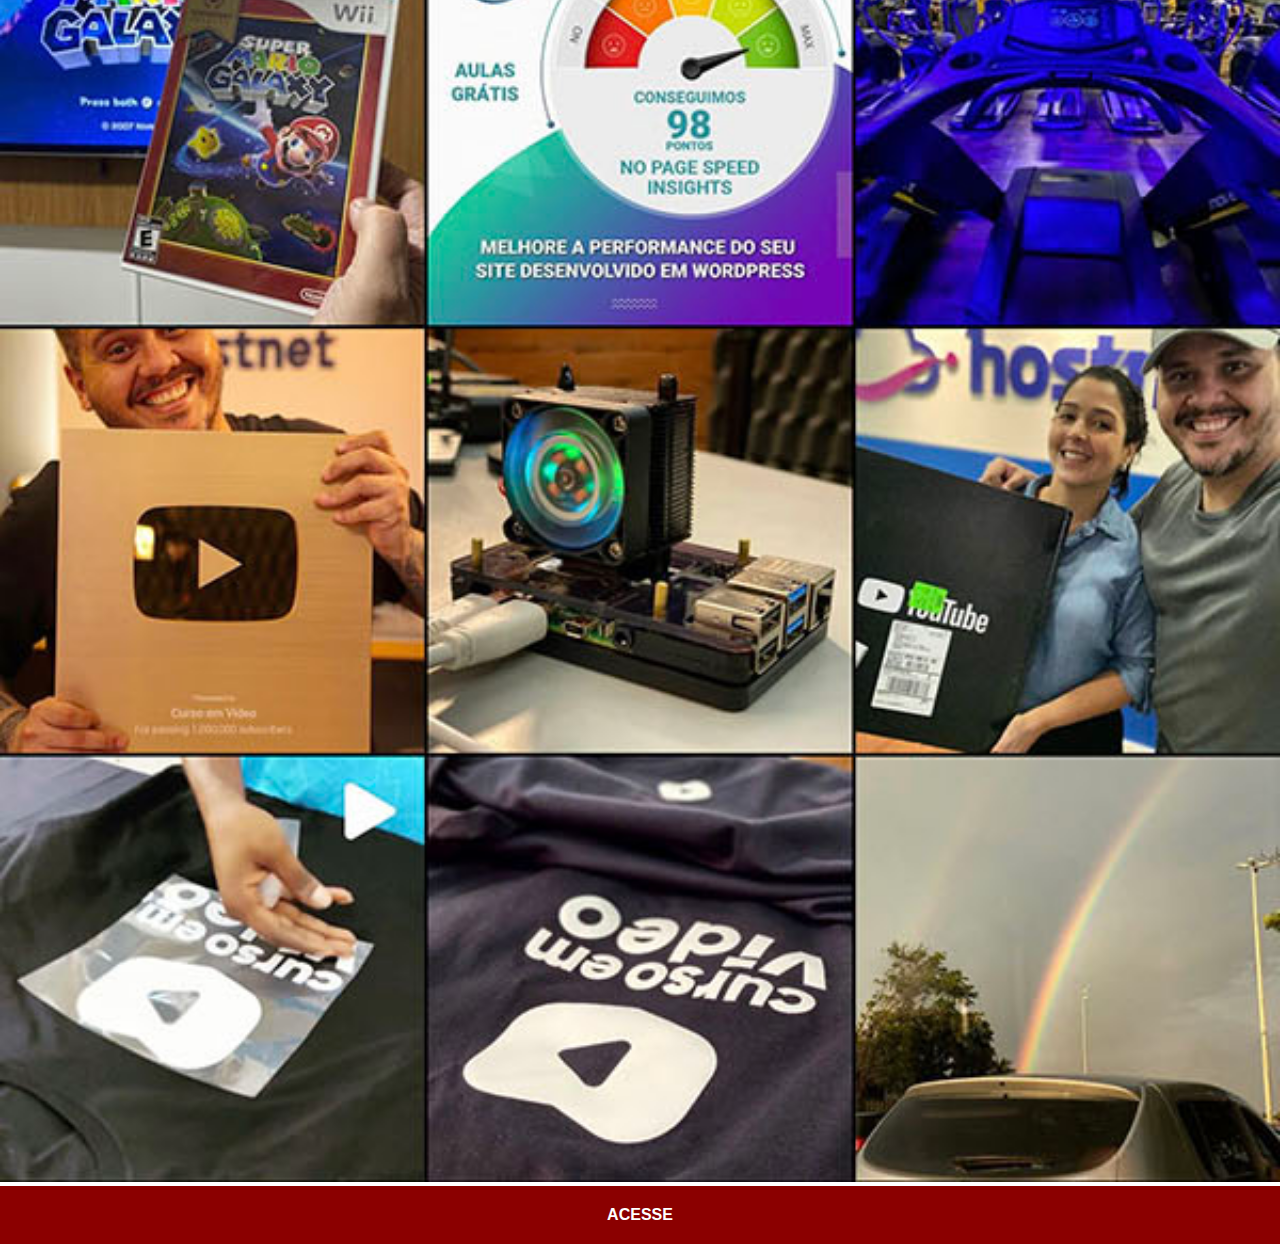
<file: instagram.html>
<!DOCTYPE html>
<html lang="en">
<head>
    <meta charset="UTF-8">
    <meta name="viewport" content="width=device-width, initial-scale=1.0">
    <title>Instagram</title>
    <link rel="stylesheet" href="estilos/social.css">
</head>
<body>
    <img src="imagens/tela-instagram.jpg" alt="Instagram">
    <a href="https://www.instagram.com/gustavoguanabara" target="_blank">ACESSE</a>
</body>
</html>
</file>
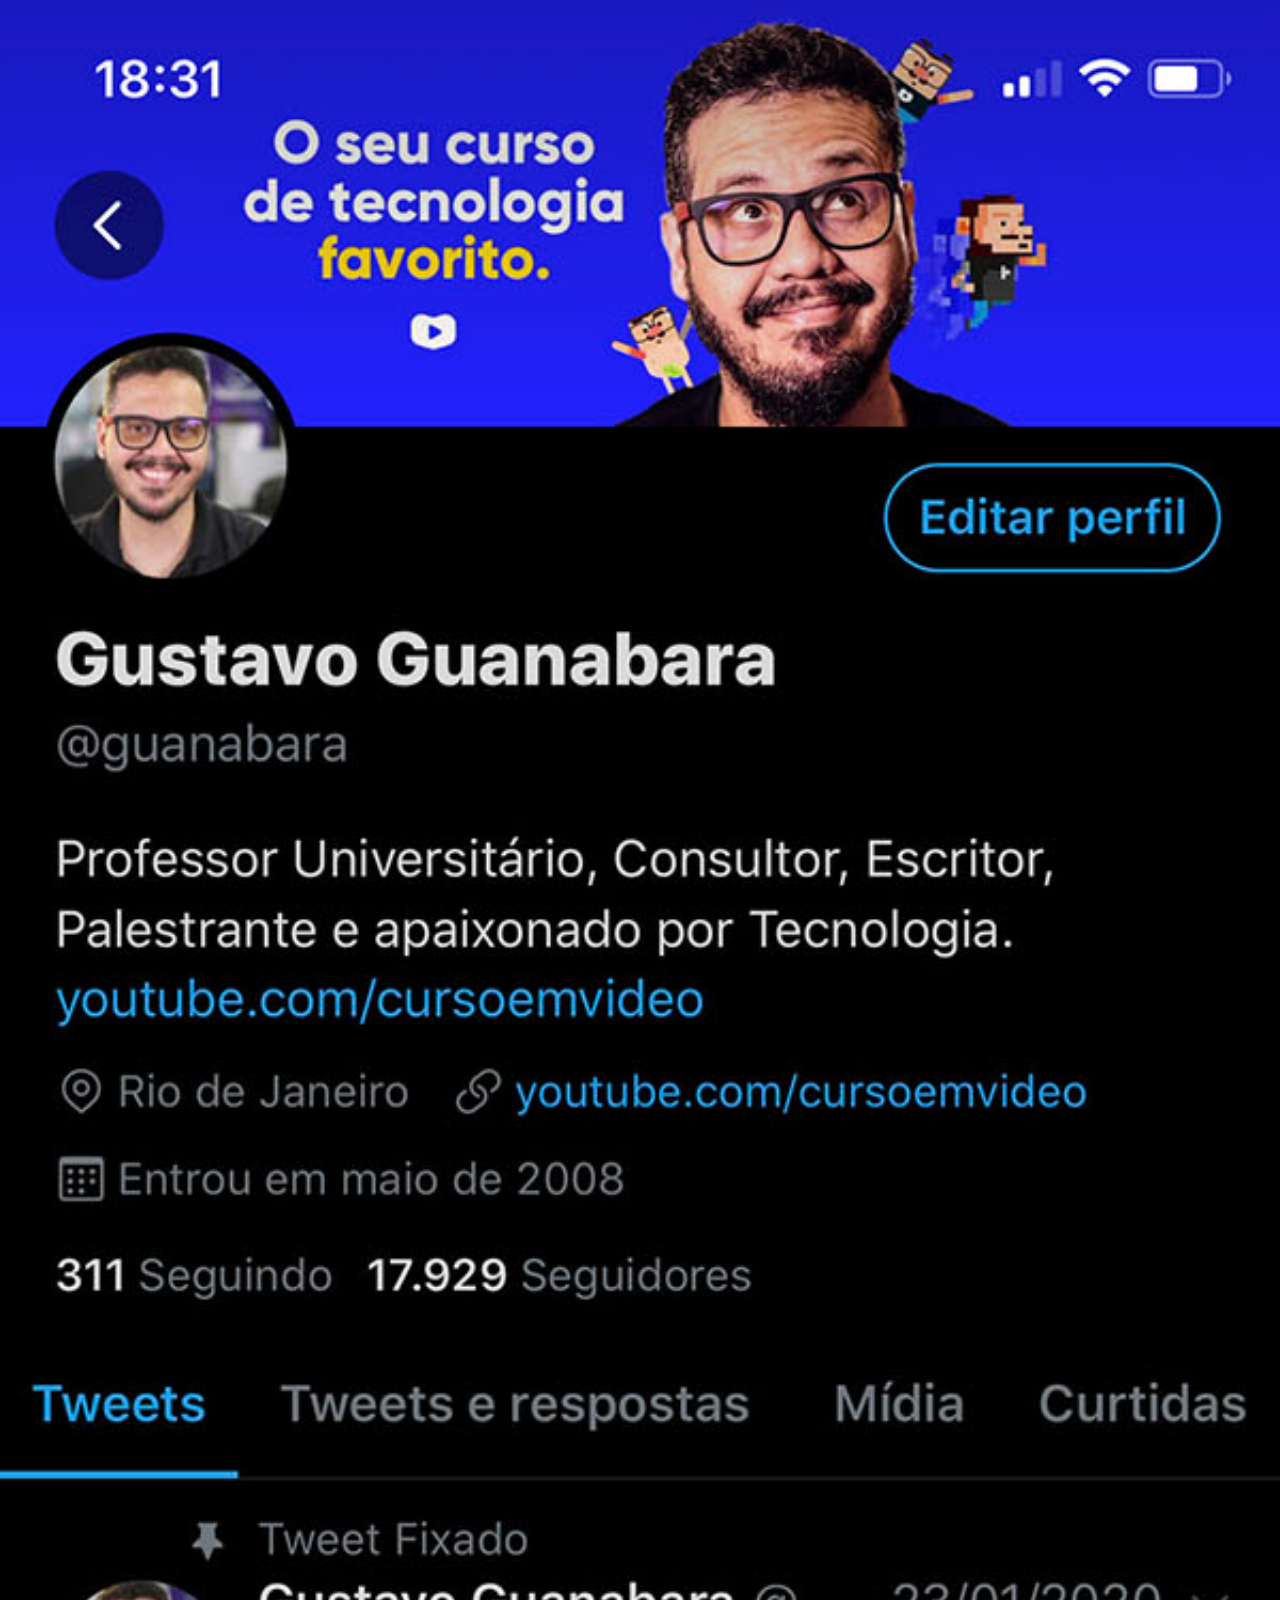
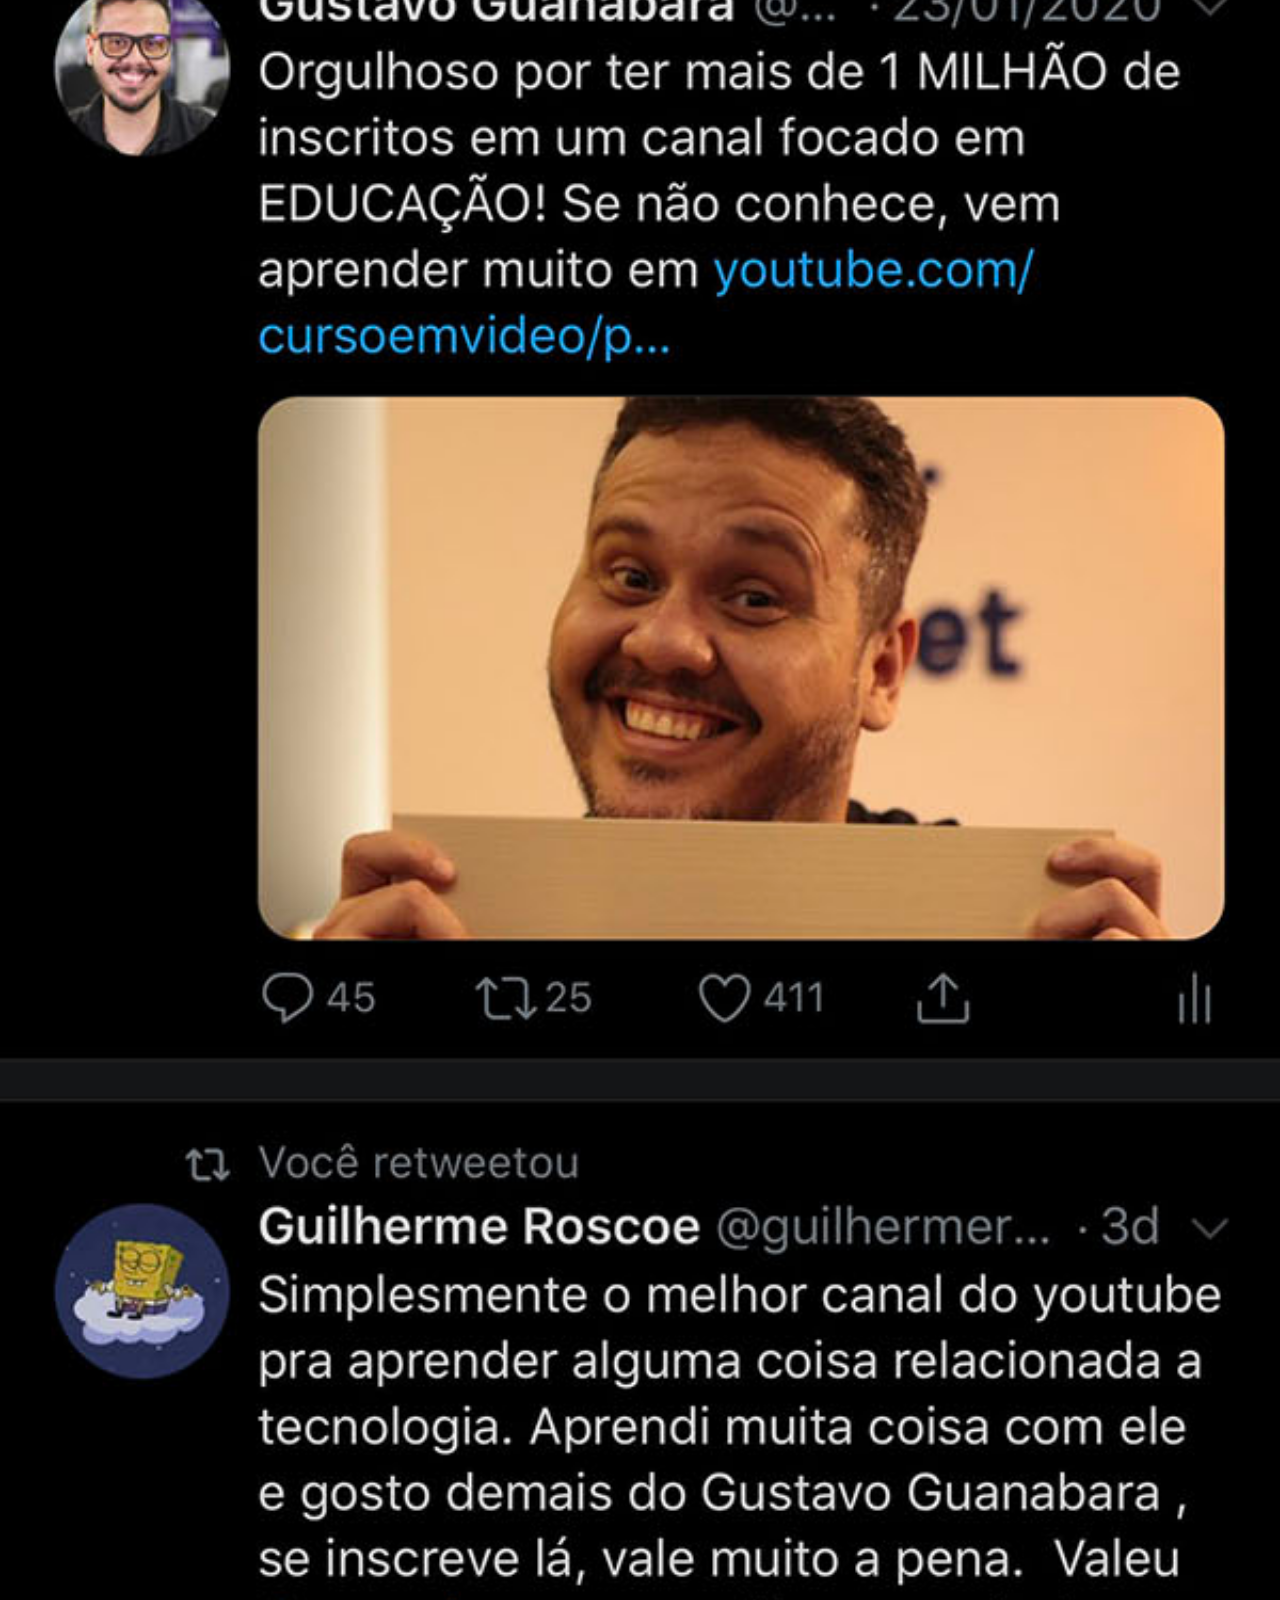
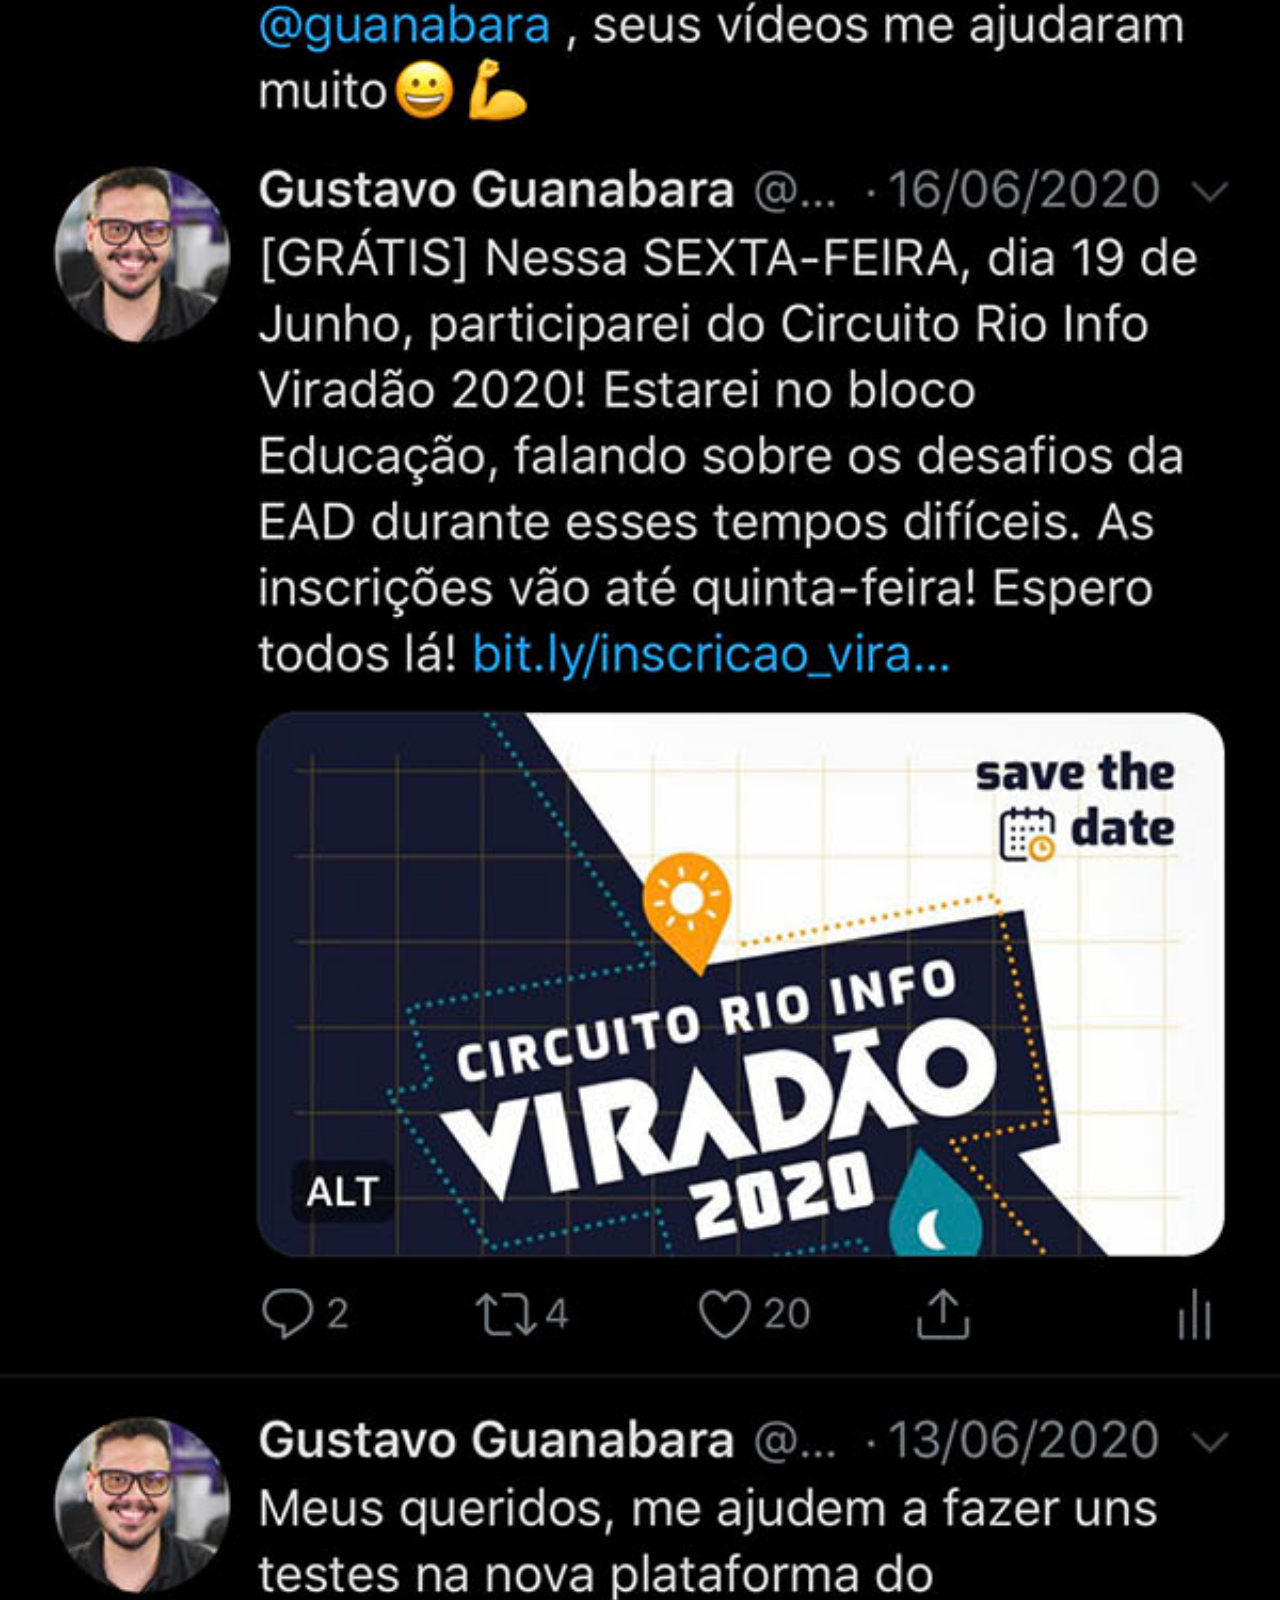
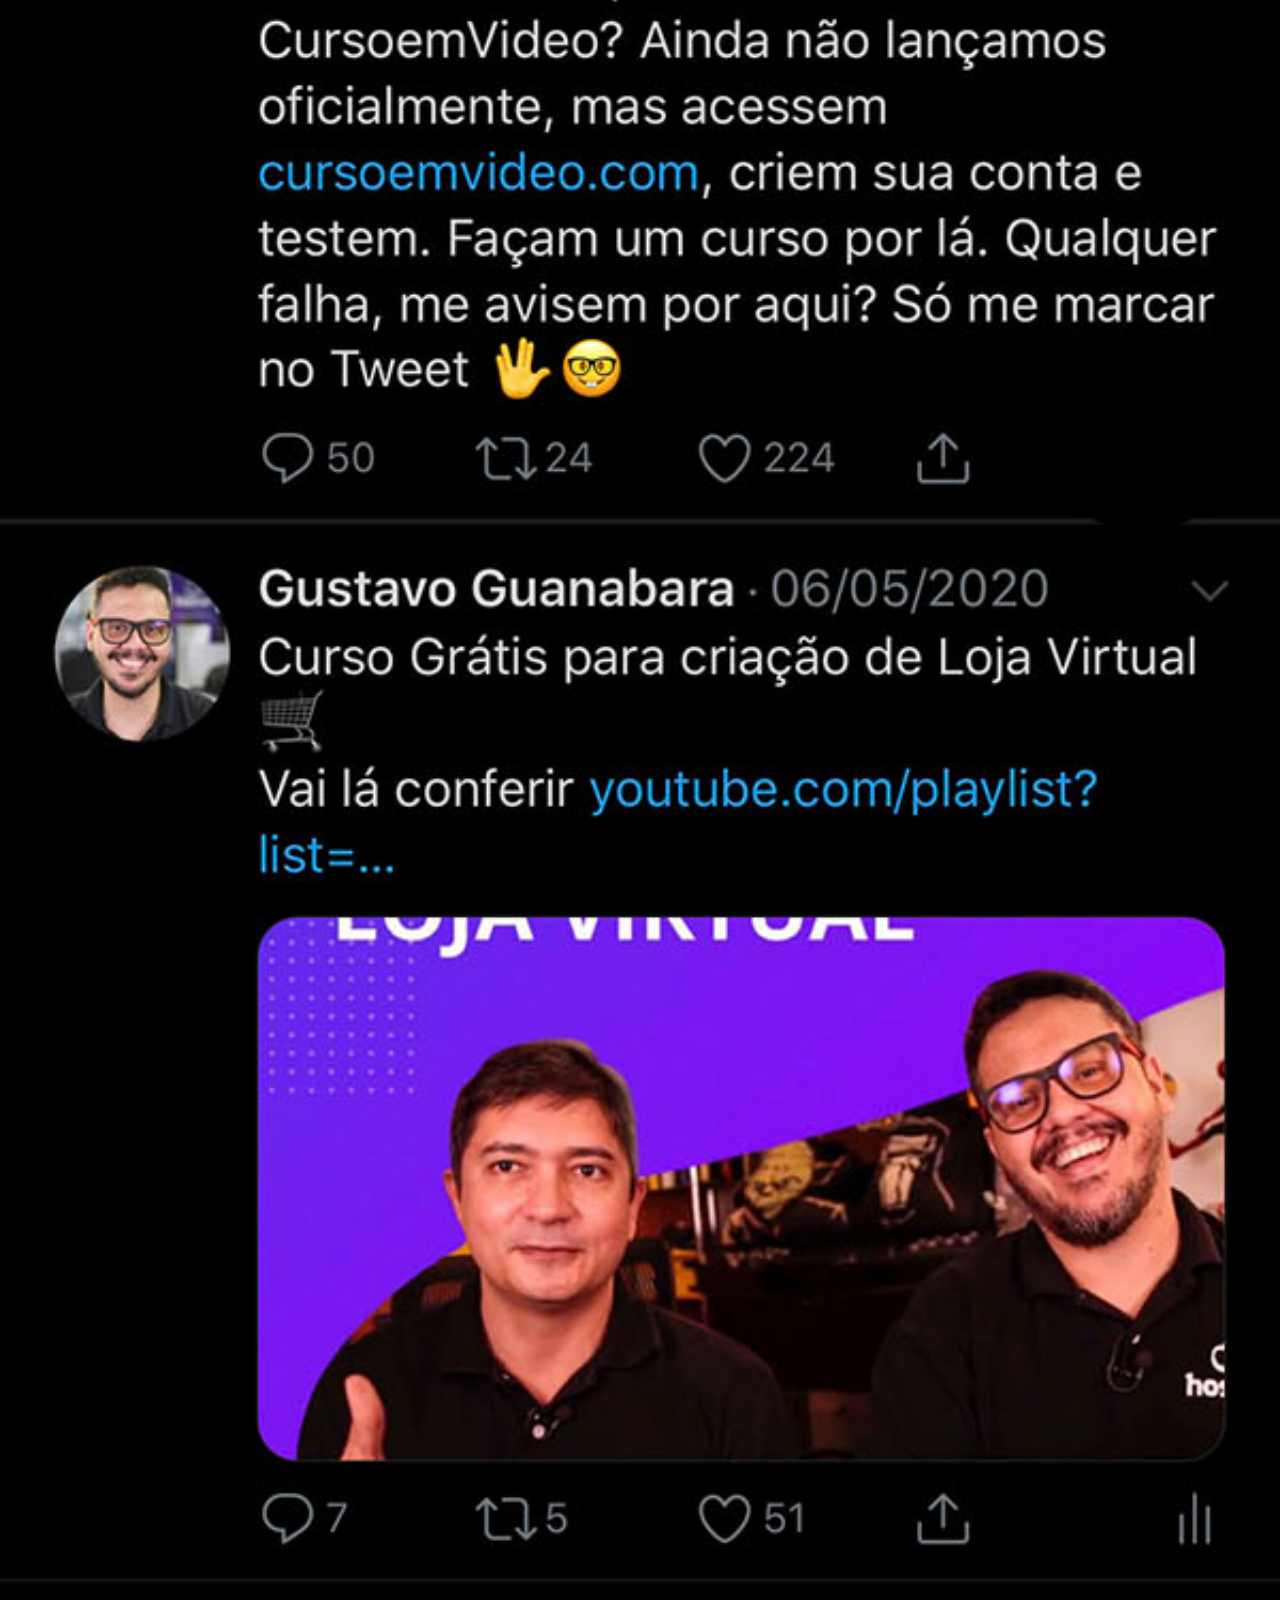
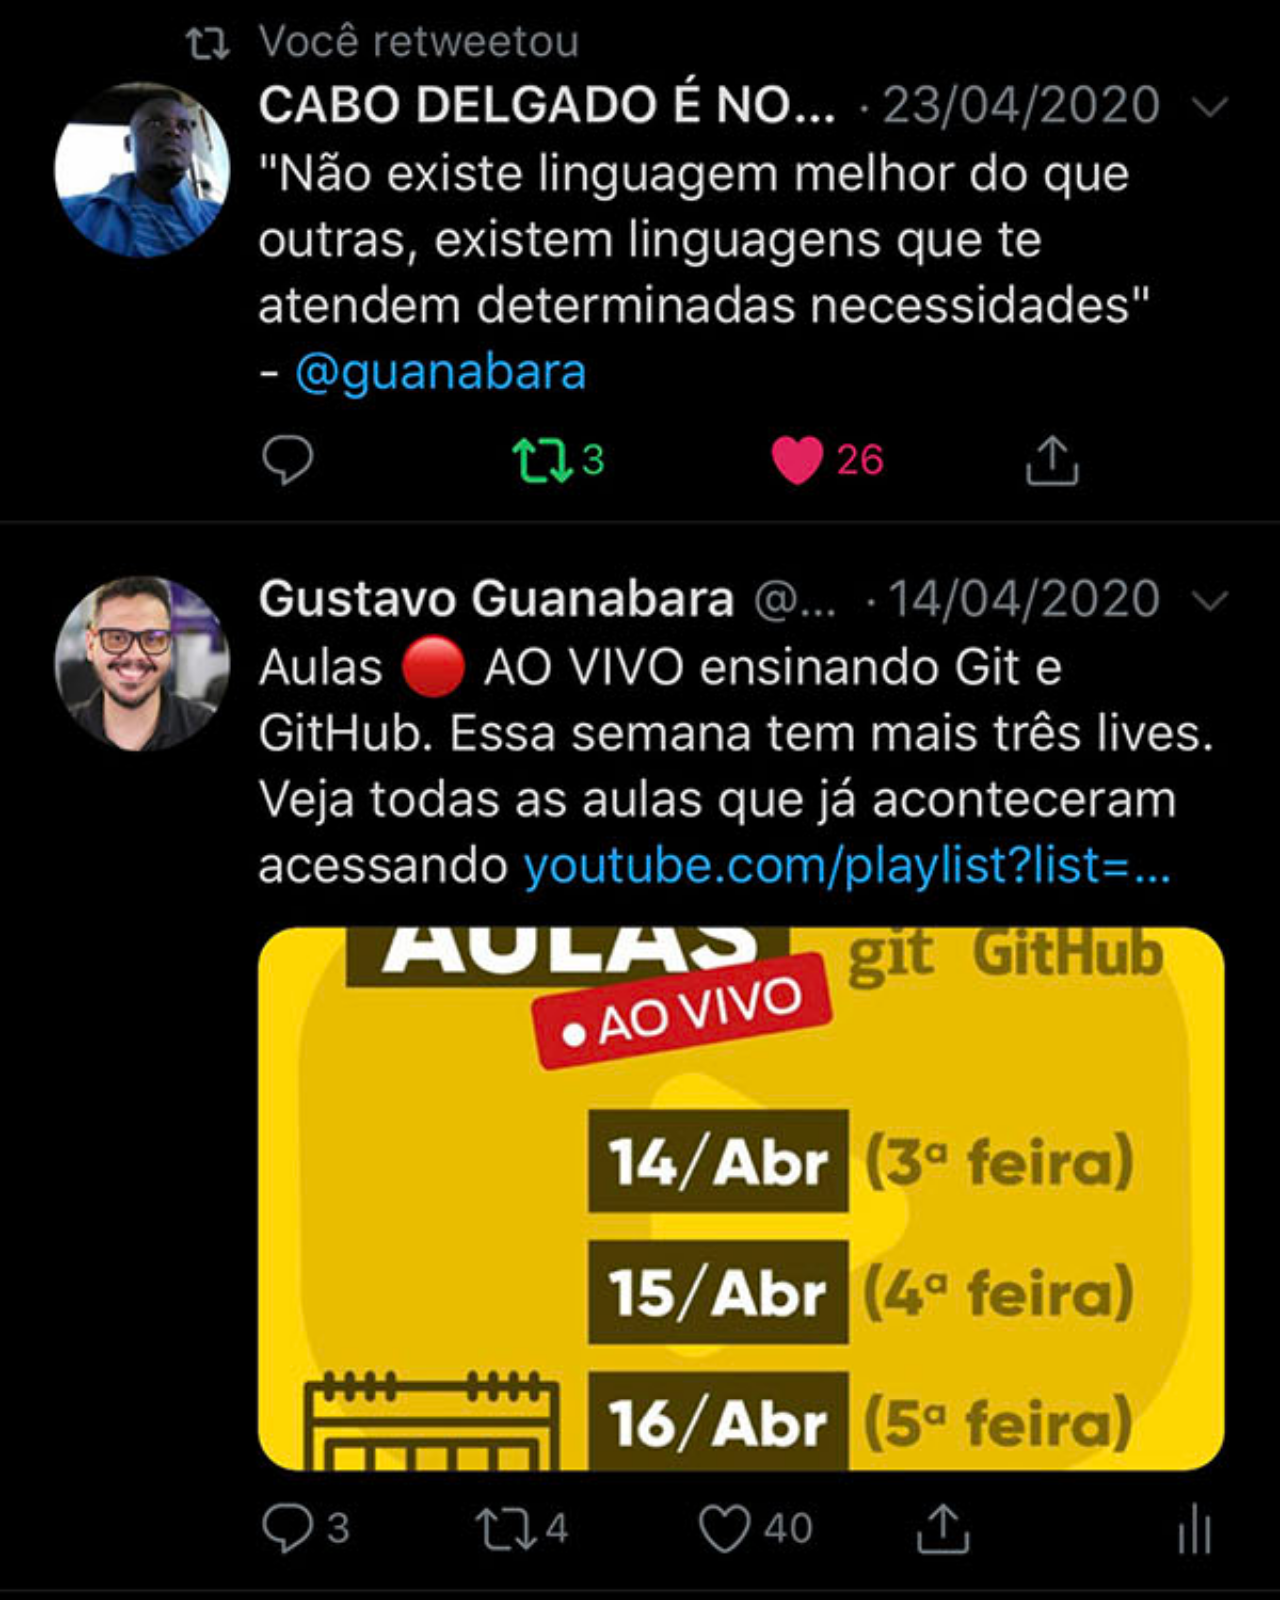
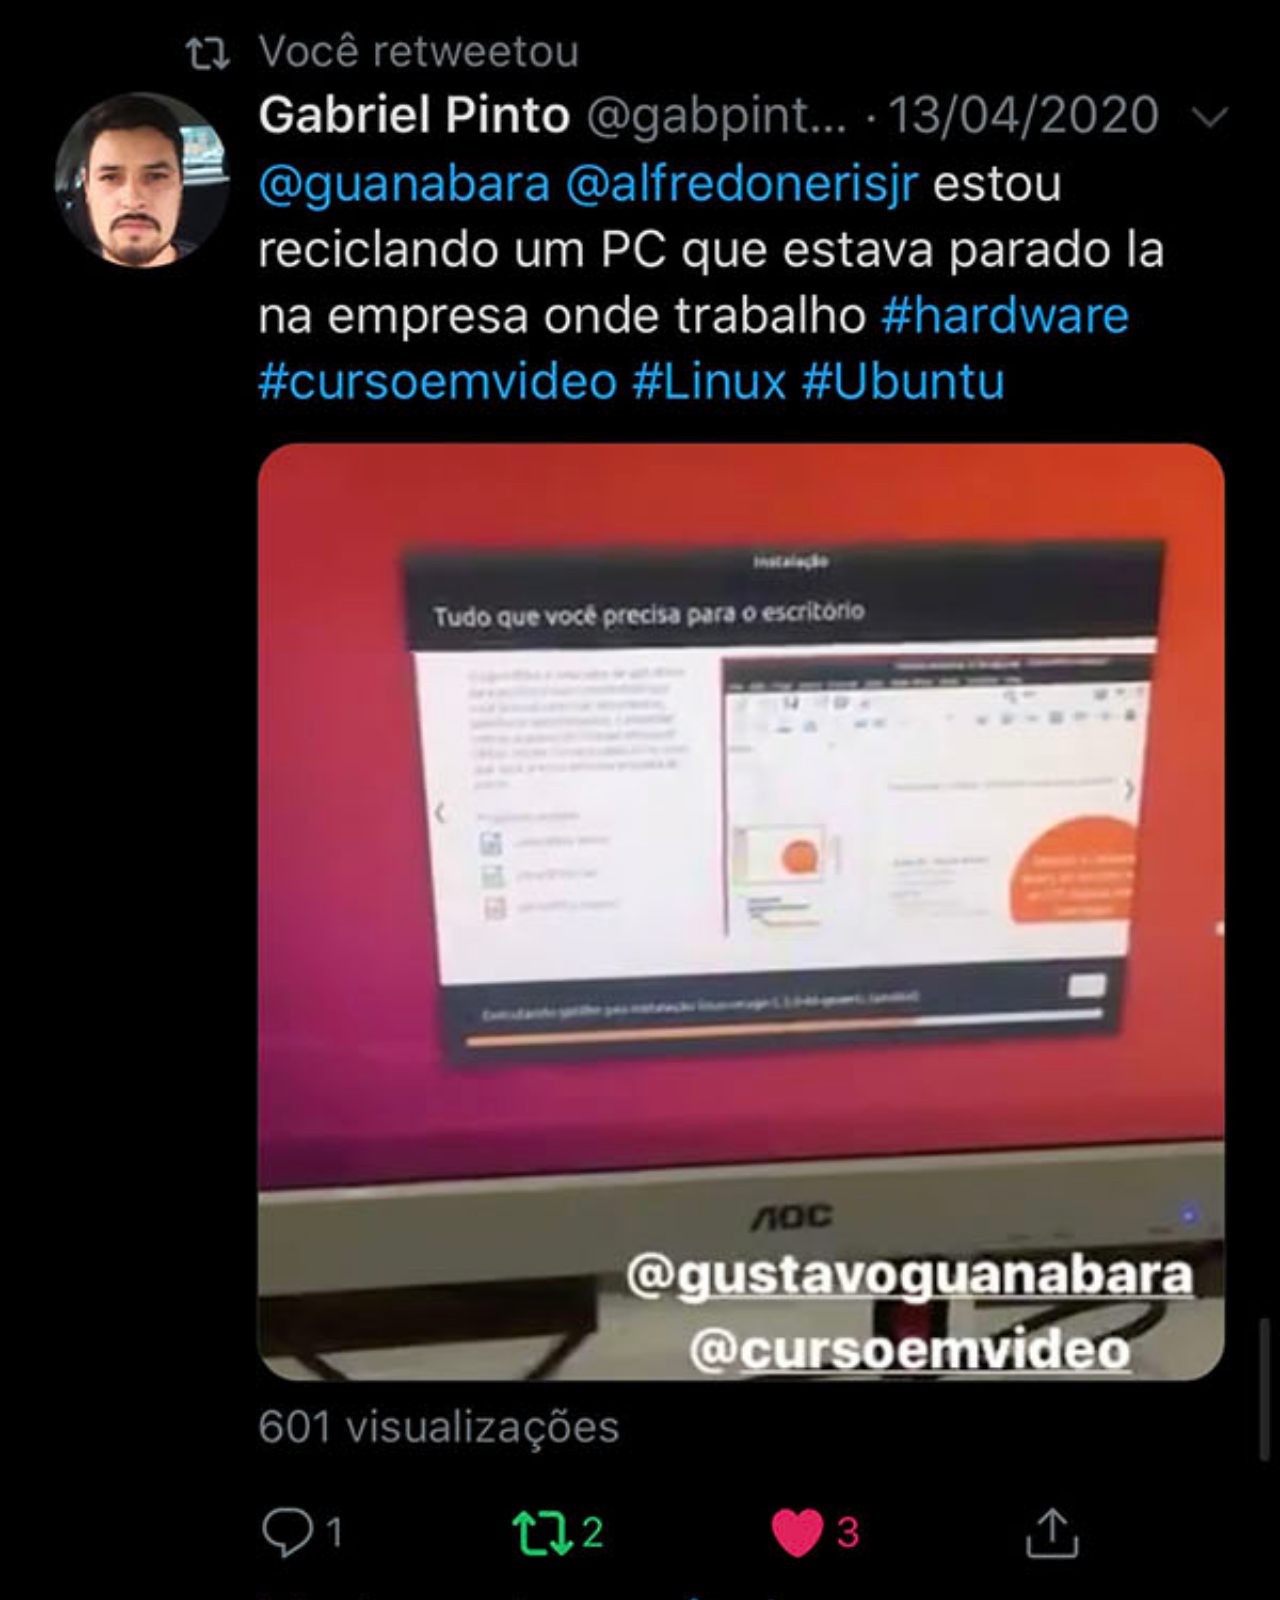
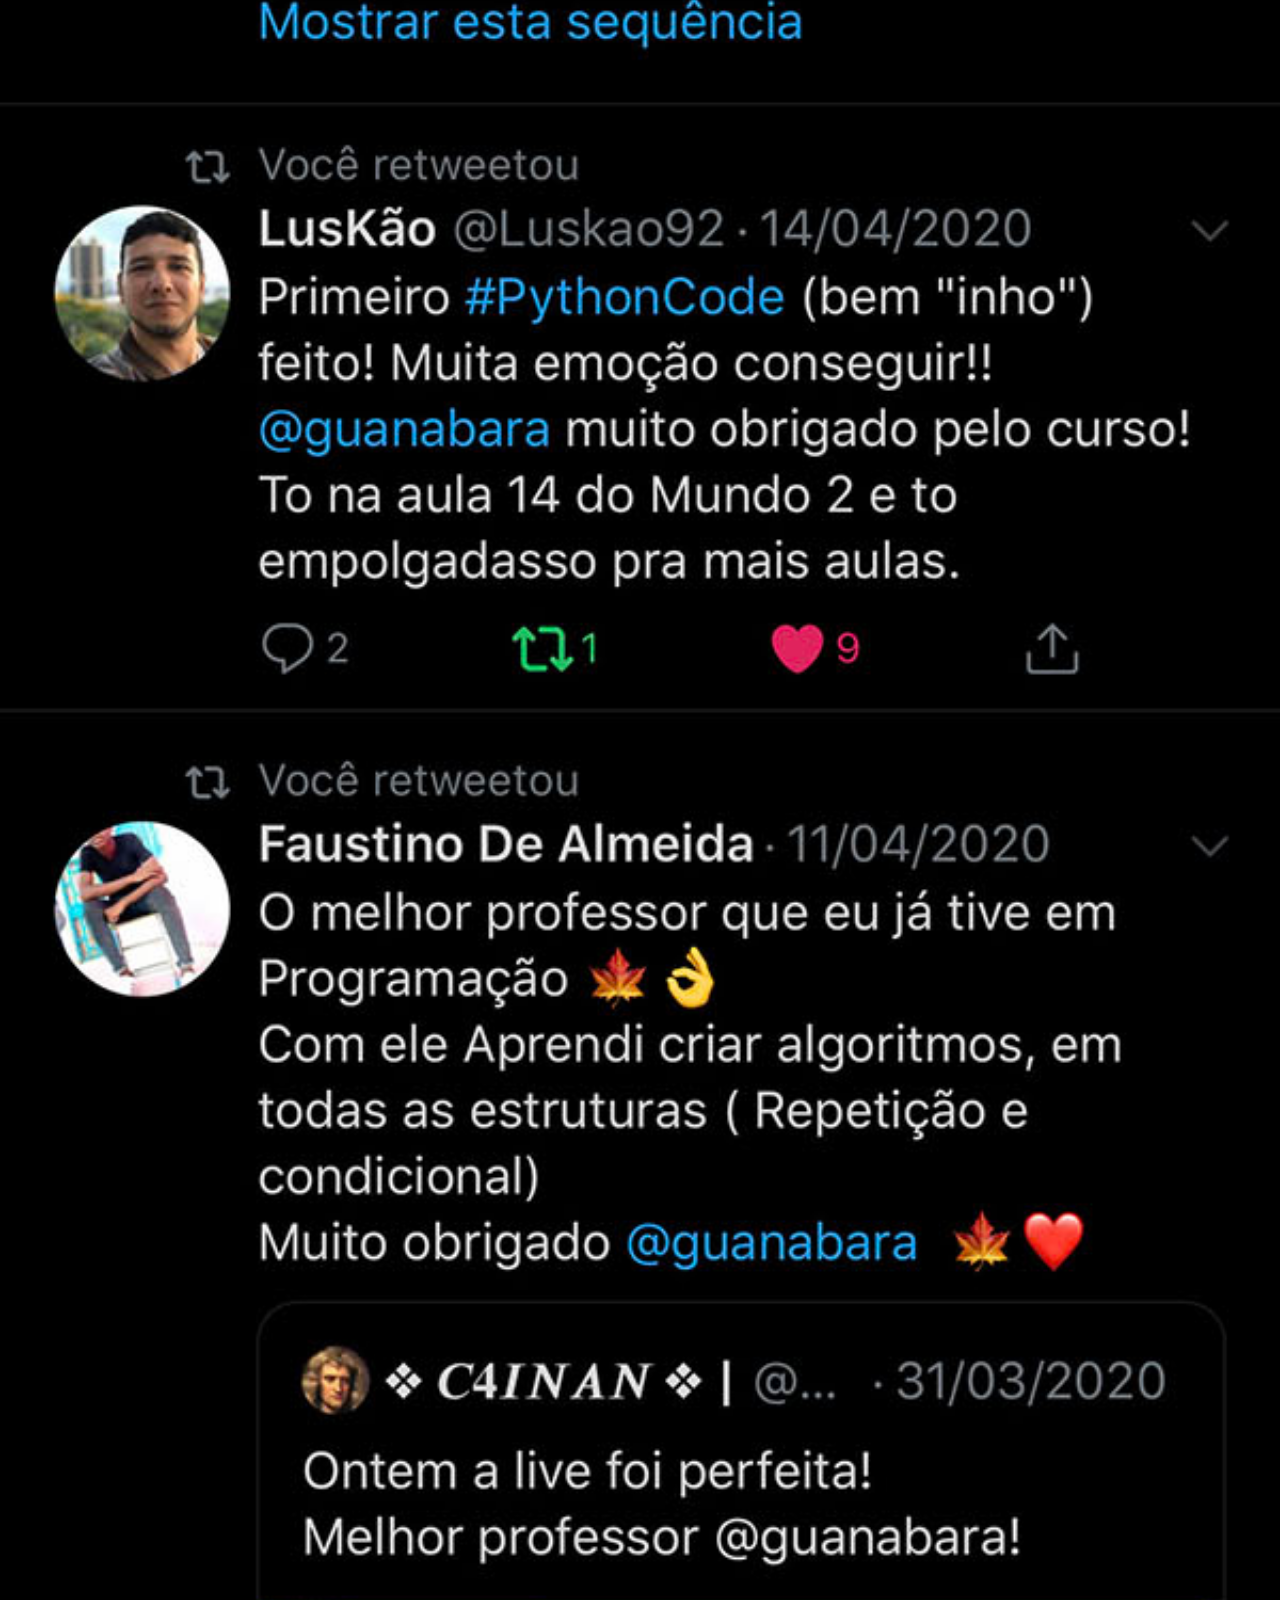
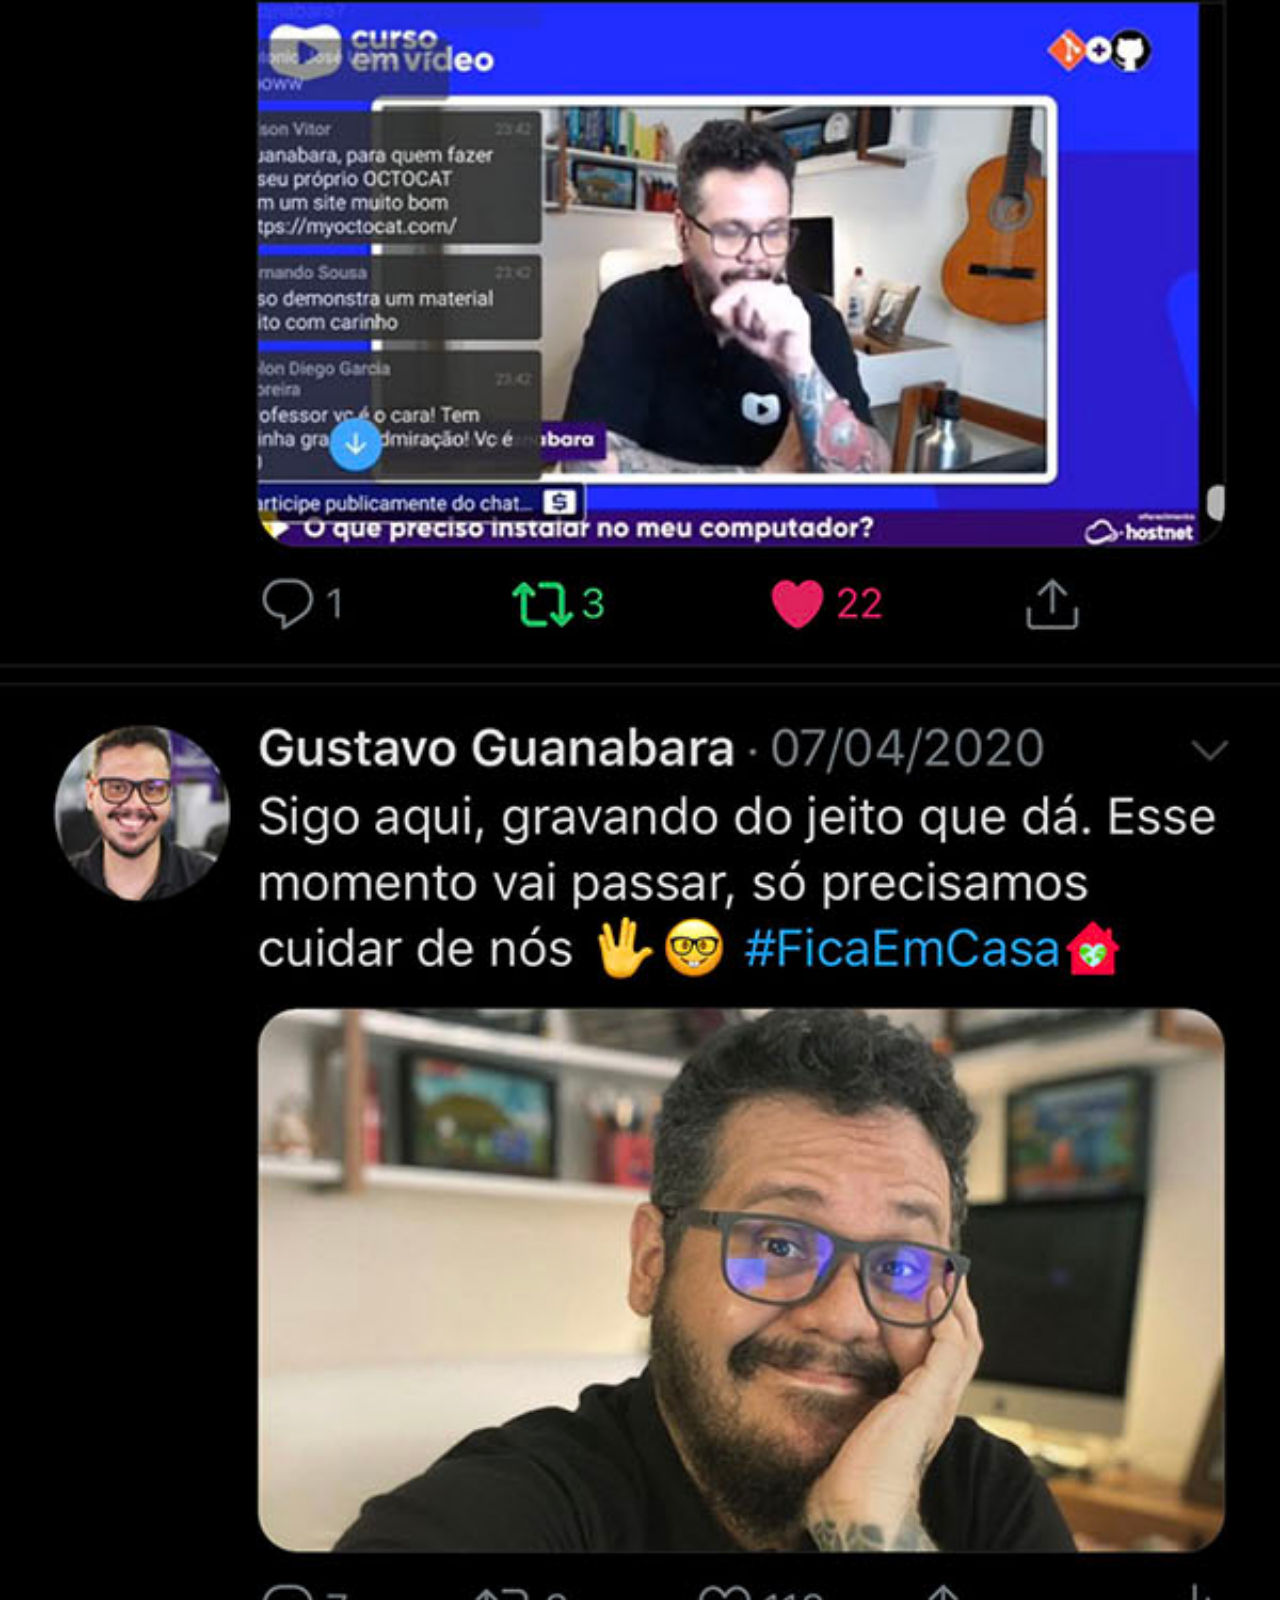
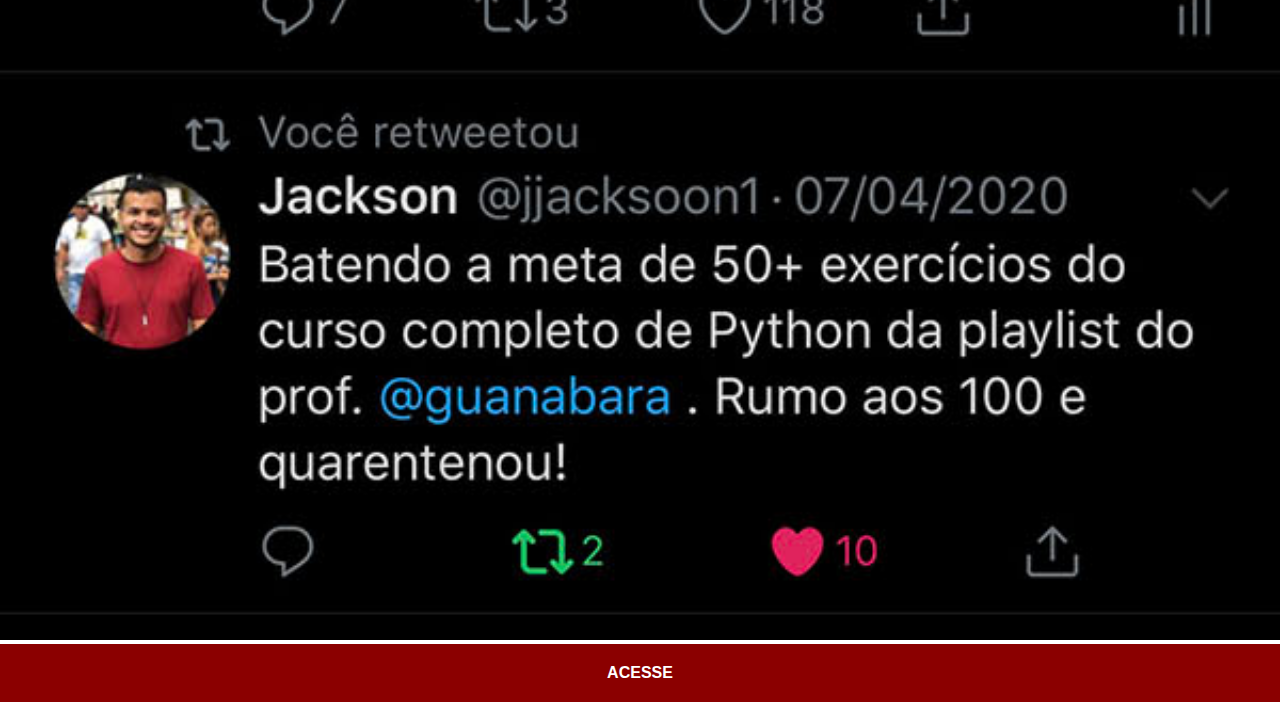
<file: twitter.html>
<!DOCTYPE html>
<html lang="pt-br">
<head>
    <meta charset="UTF-8">
    <meta name="viewport" content="width=device-width, initial-scale=1.0">
    <title>Twitter</title>
    <link rel="stylesheet" href="estilos/social.css">
</head>
<body>
    <img src="imagens/tela-twitter.jpg" alt="Twitter">
    <a href="https://twitter.com/guanabara" target="_blank">ACESSE</a>
</body>
</html>
</file>
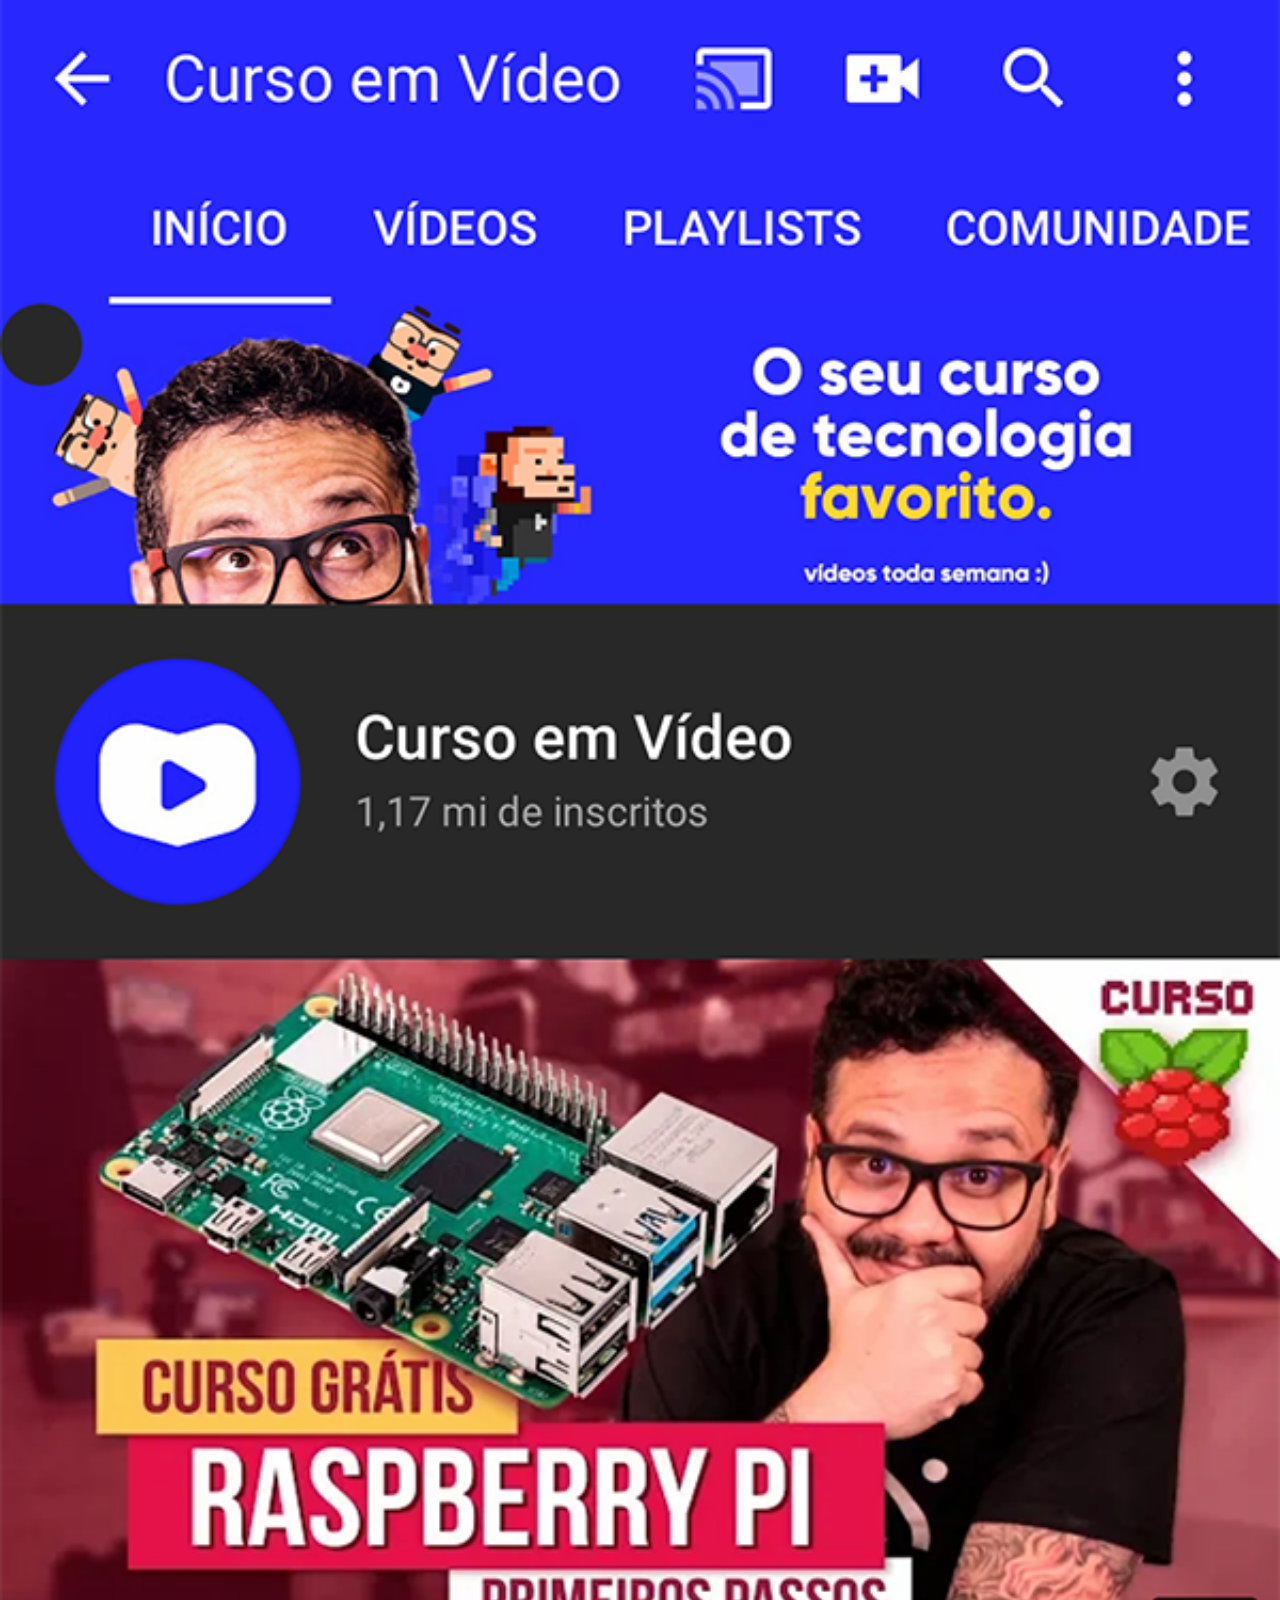
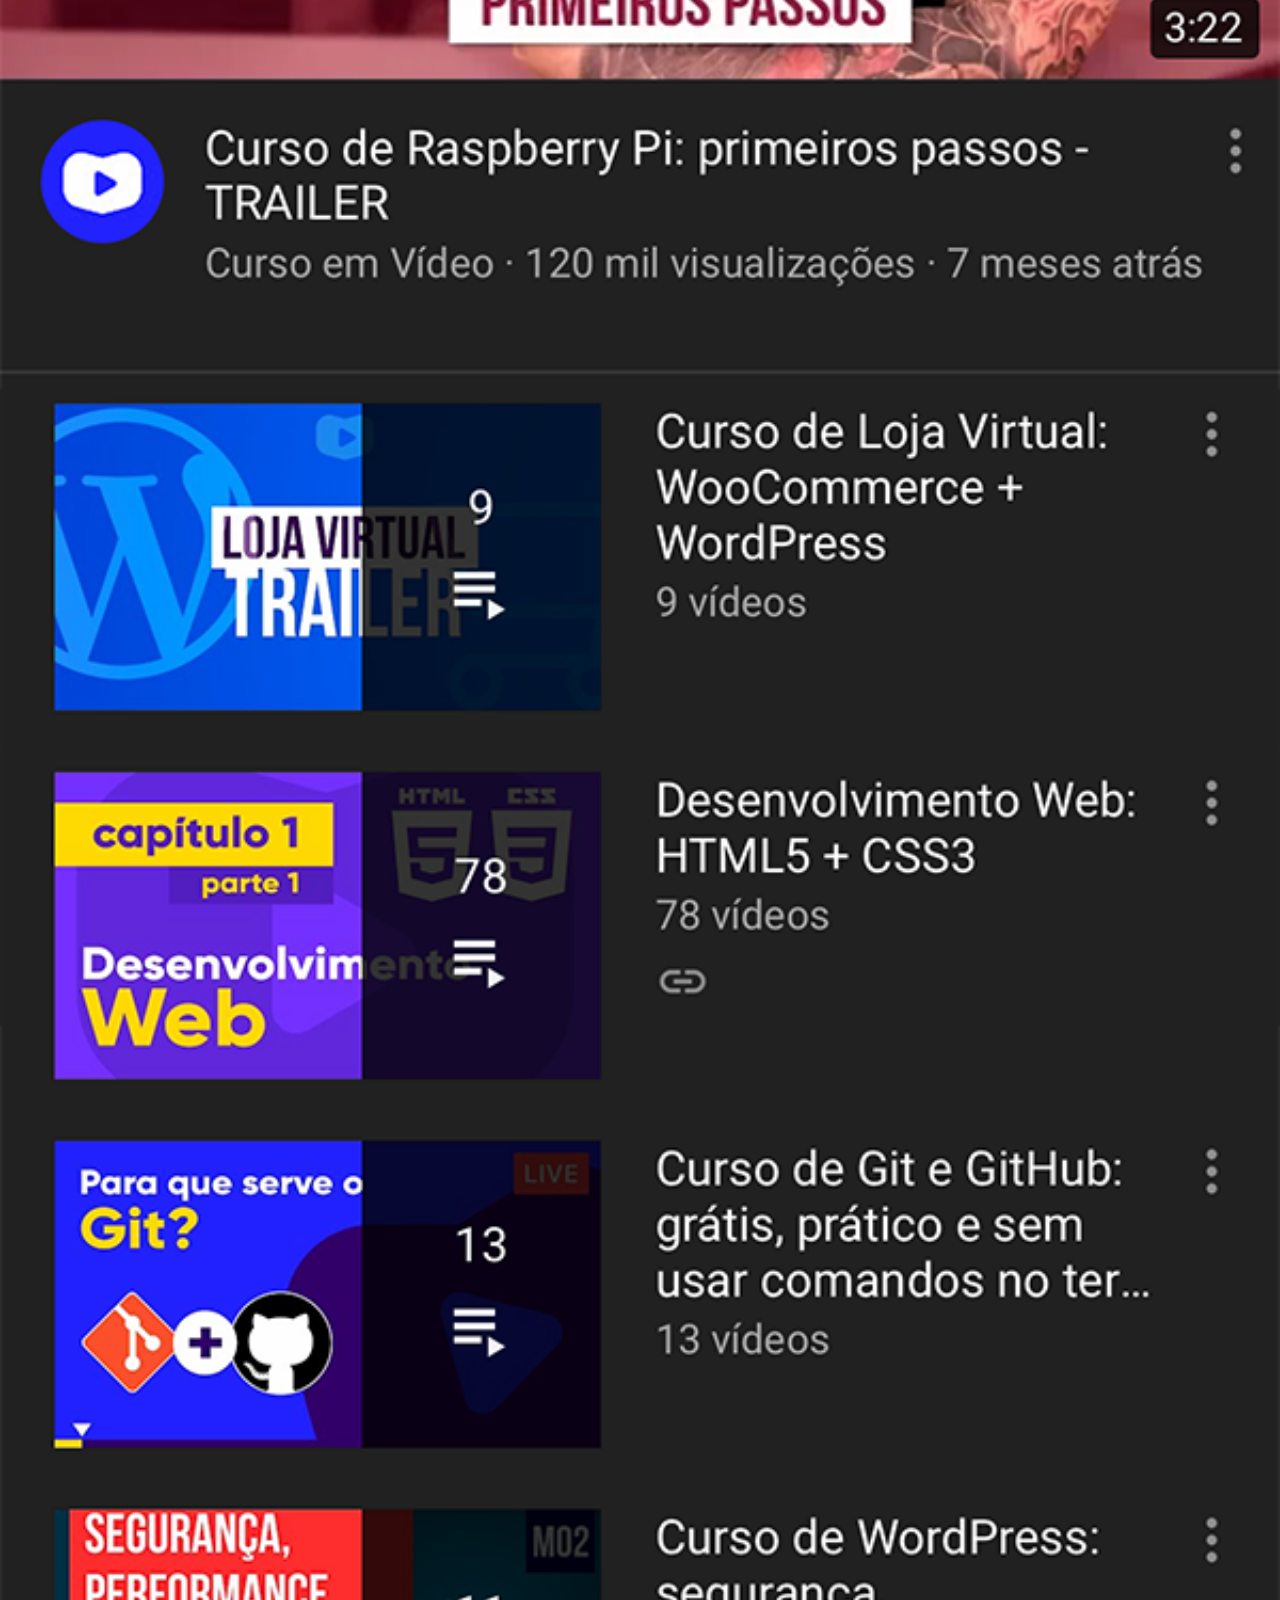
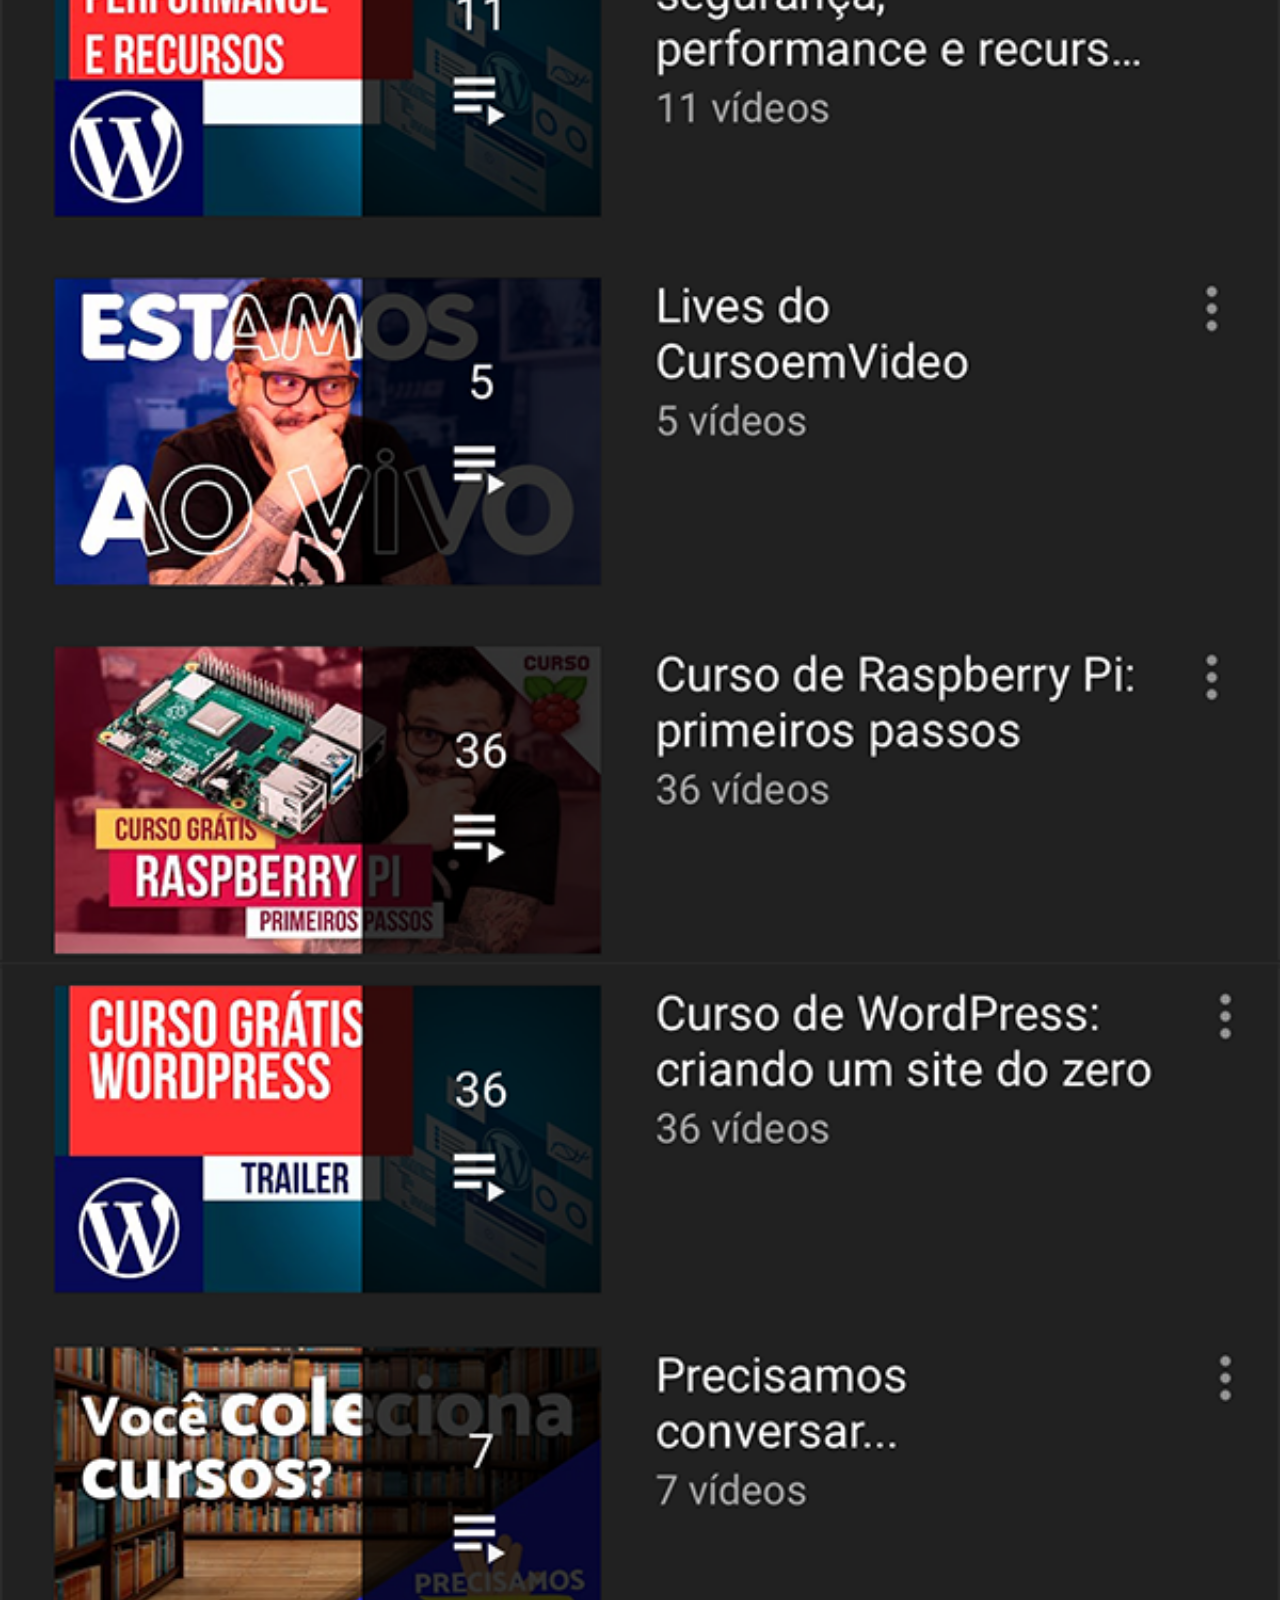
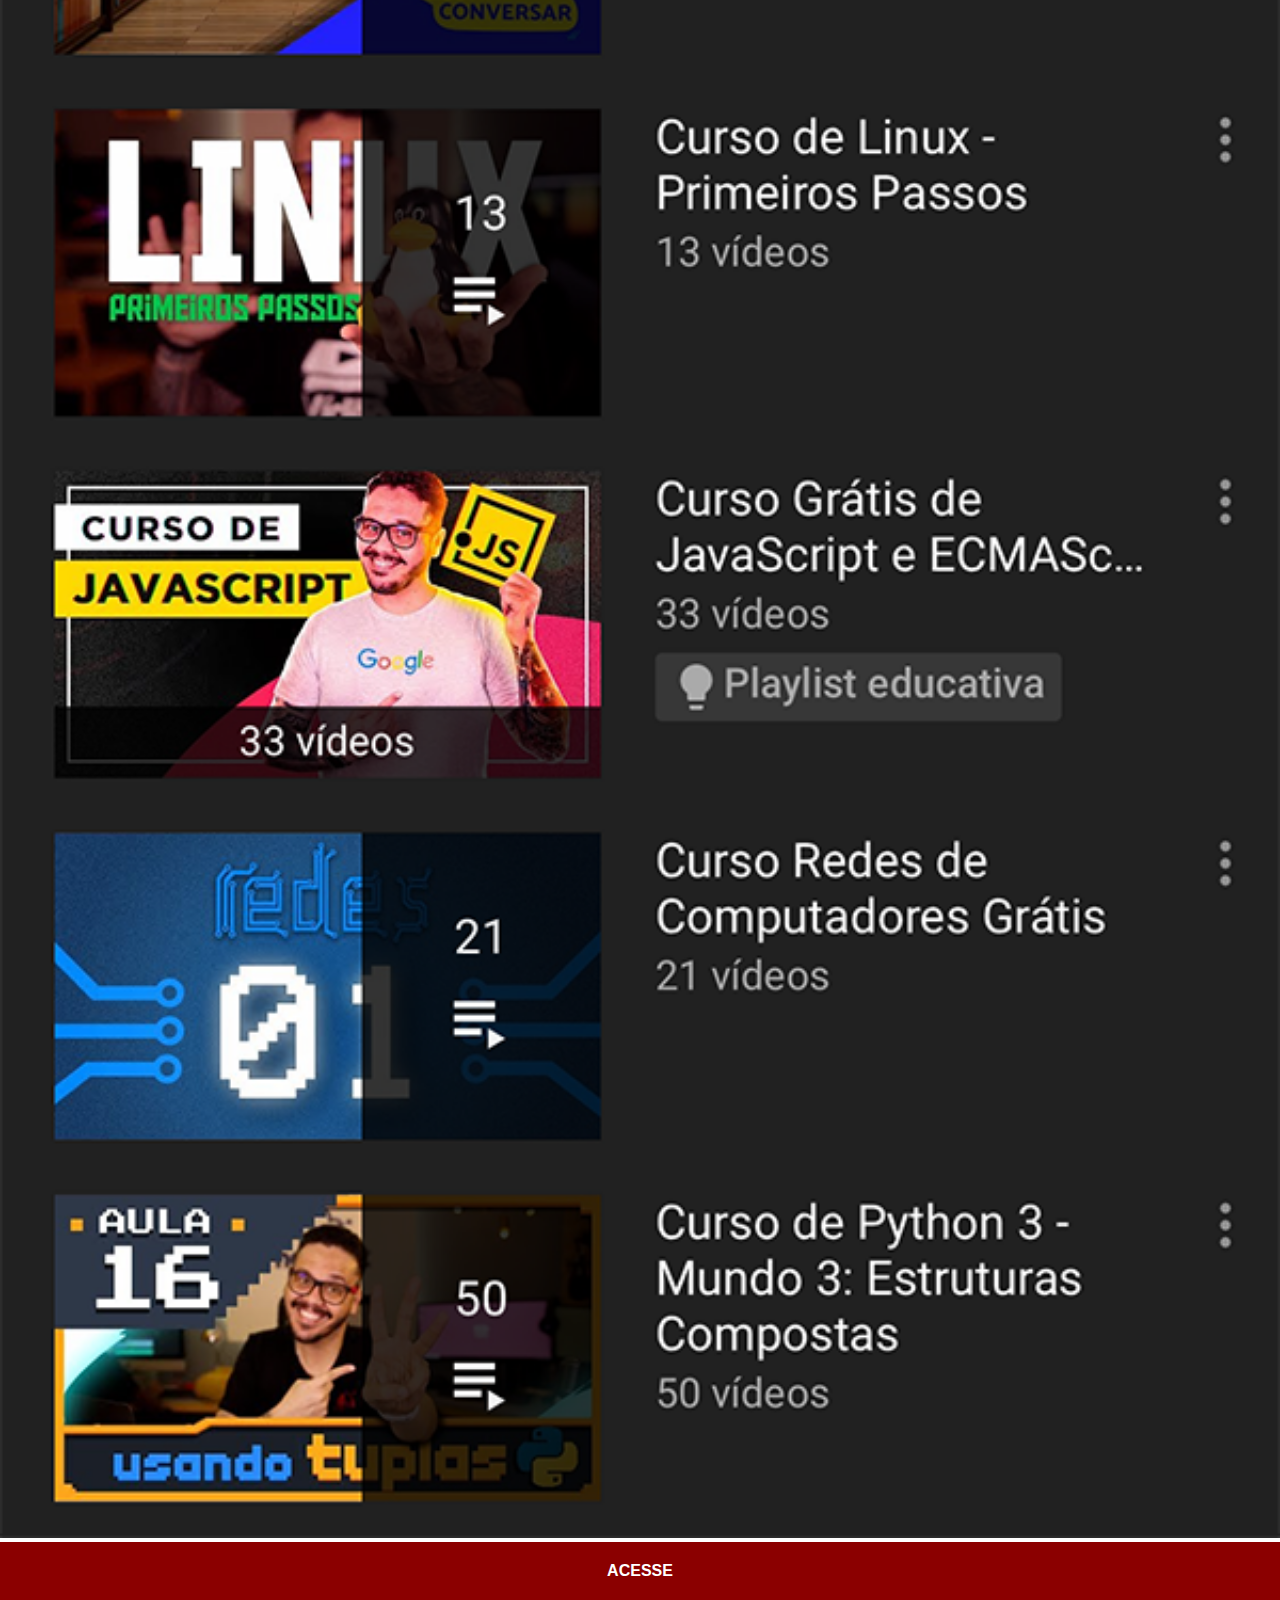
<file: youtube.html>
<!DOCTYPE html>
<html lang="pt-br">
<head>
    <meta charset="UTF-8">
    <meta name="viewport" content="width=device-width, initial-scale=1.0">
    <title>Youtube</title>
   <link rel="stylesheet" href="estilos/social.css">

</head>
<body>
    <img src="imagens/tela-youtube.png" alt="Youtube">
    <a href="https://www.youtube.com/@CursoemVideo/playlists" target="blank" >ACESSE</a>
</body>
</html>
</file>
<file: estilos/style.css>
@charset "UTF-8";

* {
   margin: 0px;
   padding: 0px;
   font-family: Arial, Helvetica, sans-serif; 
}

body {
    background: url('../imagens/fundo-madeira.jpg') no-repeat top center;
    background-size: cover;
    background-attachment: fixed;
}

html, body {
    height: 100vh;
    width: 100vw;
    background-color: black;
}

main {
    height: 100vh;
    position: relative;

}

section#telefone {
    position: absolute;
    top: 50%;
    left: 50%;
    transform: translate(-50%, -50%);
    height: 627px;
    width: 311px;
    background-color: blue;
    background: url('../imagens/frame-iphone.png');
}

iframe#tela{
    position: relative;
    top: 80px;
    left: 22px;
    width: 269px;
    height: 471px;
}

section#redes-sociais {
    text-align: right;
}

section#redes-sociais img {
    width: 50px;
    margin: 10px;
    border-radius: 50%;
    box-shadow: 2px 2px 5px rgba(0, 0, 0, 0.452);
    box-sizing: border-box;
}

section#redes-sociais img:hover {
    border: 2px solid rgba(255, 255, 255, 0.596);
    transform: translate(-3px, -3px);
    box-shadow: 5px 5px 10px rgba(0, 0, 0, 0.452);
    transition: transform .4s, border 1s;
}
</file>
<file: estilos/social.css>
@charset "UTF-8";
* {
    margin: 0;
    padding: 0;
    font-family: Arial, Helvetica, sans-serif;
}

::-webkit-scrollbar{
    width: 0px;
    padding: 0px;
}

img {
    width: 100vw;
}

a {
    display: block;
    background-color: darkred;
    color: white;
    padding: 20px;
    text-align: center;
    font-weight: bolder;
    text-decoration: none;
}

a:hover{
    background-color: red;
}
</file>
